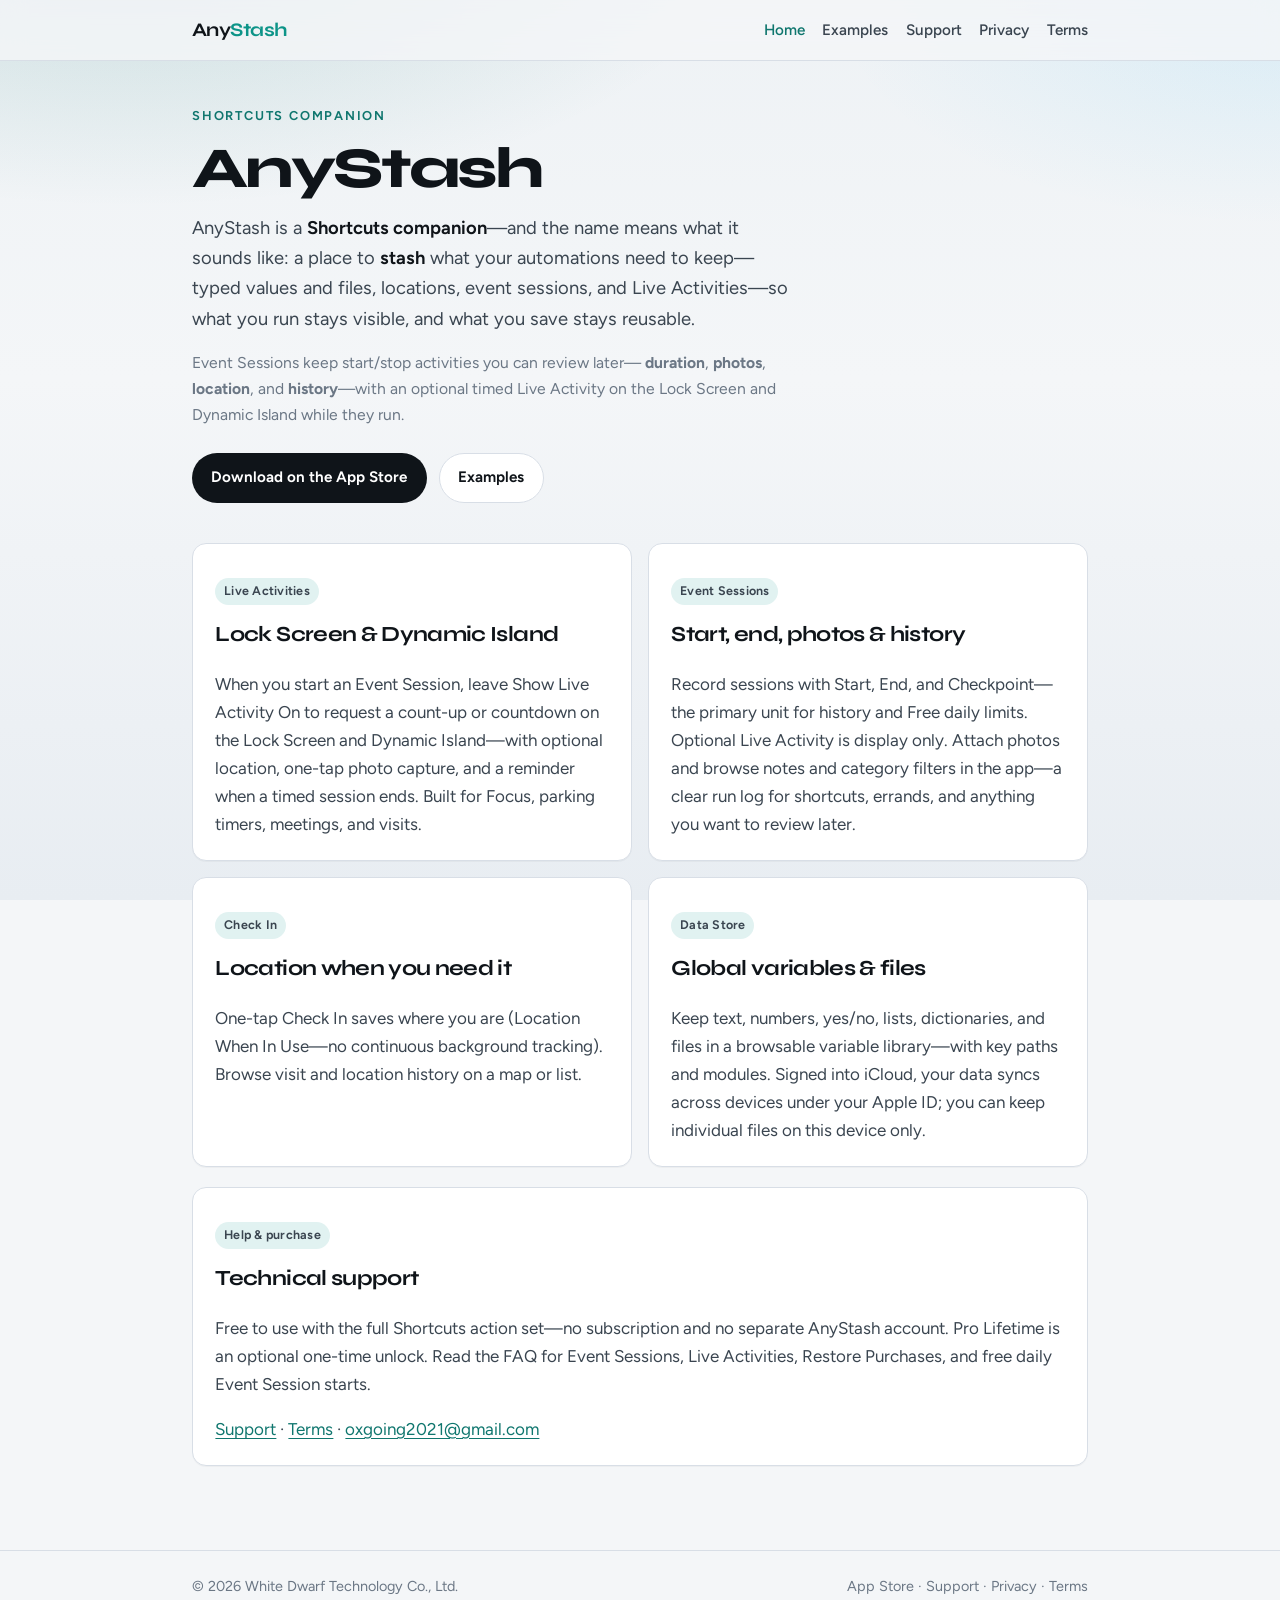
<file: index.html>
<!DOCTYPE html>
<html lang="en">
  <head>
    <meta charset="utf-8" />
    <meta name="viewport" content="width=device-width, initial-scale=1" />
    <title>AnyStash — Shortcuts Live Activities, Variables &amp; Data Store</title>
    <meta
      name="description"
      content="AnyStash is a Shortcuts companion: Lock Screen &amp; Dynamic Island Live Activities, start/stop event sessions with optional photos, location history, and a browsable global variables data store."
    />
    <meta name="application-name" content="AnyStash" />
    <link rel="canonical" href="https://anystash.izip.vip/" />
    <meta property="og:site_name" content="AnyStash" />
    <meta property="og:type" content="website" />
    <meta
      property="og:title"
      content="AnyStash — Shortcuts Live Activities, Variables &amp; Data Store"
    />
    <meta
      property="og:description"
      content="AnyStash is a Shortcuts companion: Lock Screen &amp; Dynamic Island Live Activities, start/stop event sessions with optional photos, location history, and a browsable global variables data store."
    />
    <meta property="og:url" content="https://anystash.izip.vip/" />
    <script type="application/ld+json">
      {
        "@context": "https://schema.org",
        "@type": "WebSite",
        "name": "AnyStash",
        "alternateName": "AnyStash for Shortcuts",
        "url": "https://anystash.izip.vip/"
      }
    </script>
    <script type="application/ld+json">
      {
        "@context": "https://schema.org",
        "@type": "Organization",
        "name": "AnyStash",
        "url": "https://anystash.izip.vip/",
        "email": "oxgoing2021@gmail.com"
      }
    </script>
    <link rel="preconnect" href="https://fonts.googleapis.com" />
    <link rel="preconnect" href="https://fonts.gstatic.com" crossorigin />
    <link
      href="https://fonts.googleapis.com/css2?family=Figtree:wght@400;550;650;700&family=Syne:wght@700;750&display=swap"
      rel="stylesheet"
    />
    <link rel="stylesheet" href="assets/styles.css" />
  </head>
  <body>
    <header class="site-header">
      <div class="site-header__inner">
        <a class="brand" href="./">Any<span>Stash</span></a>
        <nav class="nav" aria-label="Primary">
          <a href="./" aria-current="page">Home</a>
          <a href="examples/">Examples</a>
          <a href="support/">Support</a>
          <a href="privacy/">Privacy</a>
          <a href="terms/">Terms</a>
        </nav>
      </div>
    </header>

    <main>
      <section class="hero">
        <p class="hero__eyebrow">Shortcuts companion</p>
        <h1>AnyStash</h1>
        <p class="hero__lead">
          AnyStash is a <strong>Shortcuts companion</strong>—and the name means
          what it sounds like: a place to <strong>stash</strong> what your
          automations need to keep—typed values and files, locations, event
          sessions, and Live Activities—so what you run stays visible, and what
          you save stays reusable.
        </p>
        <p class="hero__aside">
          Event Sessions keep start/stop activities you can review later—
          <strong>duration</strong>, <strong>photos</strong>,
          <strong>location</strong>, and <strong>history</strong>—with an
          optional timed Live Activity on the Lock Screen and Dynamic Island
          while they run.
        </p>
        <div class="actions">
          <a
            class="btn btn--primary"
            href="https://apps.apple.com/app/apple-store/id6807351599?pt=127332723&ct=homepage&mt=8"
            rel="noopener noreferrer"
            >Download on the App Store</a
          >
          <a class="btn btn--ghost" href="examples/">Examples</a>
        </div>
      </section>

      <div class="grid-2">
        <section class="panel">
          <p class="chip">Live Activities</p>
          <h2>Lock Screen &amp; Dynamic Island</h2>
          <p>
            When you start an Event Session, leave Show Live Activity On to
            request a count-up or countdown on the Lock Screen and Dynamic
            Island—with optional location, one-tap photo capture, and a reminder
            when a timed session ends. Built for Focus, parking timers,
            meetings, and visits.
          </p>
        </section>
        <section class="panel">
          <p class="chip">Event Sessions</p>
          <h2>Start, end, photos &amp; history</h2>
          <p>
            Record sessions with Start, End, and Checkpoint—the primary unit for
            history and Free daily limits. Optional Live Activity is display
            only. Attach photos and browse notes and category filters in the
            app—a clear run log for shortcuts, errands, and anything you want to
            review later.
          </p>
        </section>
        <section class="panel">
          <p class="chip">Check In</p>
          <h2>Location when you need it</h2>
          <p>
            One-tap Check In saves where you are (Location When In Use—no
            continuous background tracking). Browse visit and location history
            on a map or list.
          </p>
        </section>
        <section class="panel">
          <p class="chip">Data Store</p>
          <h2>Global variables &amp; files</h2>
          <p>
            Keep text, numbers, yes/no, lists, dictionaries, and files in a
            browsable variable library—with key paths and modules. Signed into
            iCloud, your data syncs across devices under your Apple ID; you can
            keep individual files on this device only.
          </p>
        </section>
      </div>

      <section class="panel panel--foot" id="support">
        <p class="chip">Help &amp; purchase</p>
        <h2>Technical support</h2>
        <p>
          Free to use with the full Shortcuts action set—no subscription and no
          separate AnyStash account. Pro Lifetime is an optional one-time
          unlock. Read the FAQ for Event Sessions, Live Activities, Restore
          Purchases, and free daily Event Session starts.
        </p>
        <p>
          <a href="support/">Support</a>
          ·
          <a href="terms/">Terms</a>
          ·
          <a href="mailto:oxgoing2021@gmail.com?subject=AnyStash%20Feedback"
            >oxgoing2021@gmail.com</a
          >
        </p>
      </section>
    </main>

    <footer class="site-footer">
      <div class="site-footer__inner">
        <span>© 2026 White Dwarf Technology Co., Ltd.</span>
        <span>
          <a href="https://apps.apple.com/app/apple-store/id6807351599?pt=127332723&ct=homepage&mt=8" rel="noopener noreferrer"
            >App Store</a
          >
          ·
          <a href="support/">Support</a>
          ·
          <a href="privacy/">Privacy</a>
          ·
          <a href="terms/">Terms</a>
        </span>
      </div>
    </footer>
  </body>
</html>
</file>
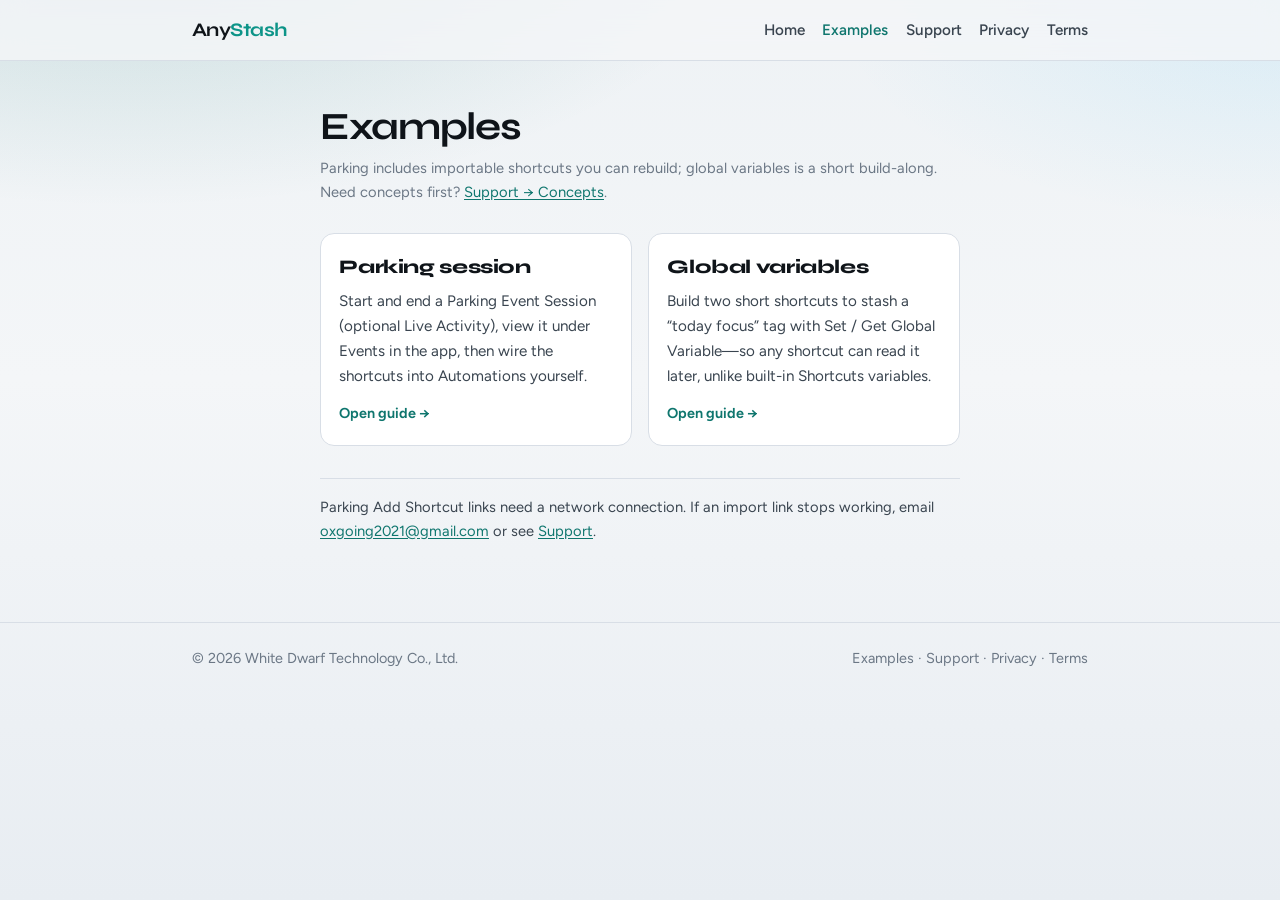
<file: examples/index.html>
<!DOCTYPE html>
<html lang="en">
  <head>
    <meta charset="utf-8" />
    <meta name="viewport" content="width=device-width, initial-scale=1" />
    <title>Examples — AnyStash</title>
    <meta
      name="description"
      content="Example Shortcuts for AnyStash: importable Parking Event Sessions (optional Live Activity), plus a short global-variables build-along."
    />
    <meta name="application-name" content="AnyStash" />
    <link rel="canonical" href="https://anystash.izip.vip/examples/" />
    <meta property="og:site_name" content="AnyStash" />
    <meta property="og:type" content="website" />
    <meta property="og:title" content="Examples — AnyStash" />
    <meta
      property="og:description"
      content="Example Shortcuts for AnyStash: importable Parking Event Sessions (optional Live Activity), plus a short global-variables build-along."
    />
    <meta property="og:url" content="https://anystash.izip.vip/examples/" />
    <link rel="preconnect" href="https://fonts.googleapis.com" />
    <link rel="preconnect" href="https://fonts.gstatic.com" crossorigin />
    <link
      href="https://fonts.googleapis.com/css2?family=Figtree:wght@400;550;650;700&family=Syne:wght@700;750&display=swap"
      rel="stylesheet"
    />
    <link rel="stylesheet" href="../assets/styles.css" />
  </head>
  <body>
    <header class="site-header">
      <div class="site-header__inner">
        <a class="brand" href="../">Any<span>Stash</span></a>
        <nav class="nav" aria-label="Primary">
          <a href="../">Home</a>
          <a href="./" aria-current="page">Examples</a>
          <a href="../support/">Support</a>
          <a href="../privacy/">Privacy</a>
          <a href="../terms/">Terms</a>
        </nav>
      </div>
    </header>

    <main>
      <article class="prose">
        <h1>Examples</h1>
        <p class="meta">
          Parking includes importable shortcuts you can rebuild; global
          variables is a short build-along. Need concepts first?
          <a href="../support/#concepts">Support → Concepts</a>.
        </p>

        <div class="example-grid">
          <a class="example-card" href="parking/">
            <h2>Parking session</h2>
            <p>
              Start and end a Parking Event Session (optional Live Activity),
              view it under Events in the app, then wire the shortcuts into
              Automations yourself.
            </p>
            <span class="example-card__more">Open guide →</span>
          </a>
          <a class="example-card" href="variables/">
            <h2>Global variables</h2>
            <p>
              Build two short shortcuts to stash a “today focus” tag with Set /
              Get Global Variable—so any shortcut can read it later, unlike
              built-in Shortcuts variables.
            </p>
            <span class="example-card__more">Open guide →</span>
          </a>
        </div>

        <p class="example-footer-note">
          Parking Add Shortcut links need a network connection. If an import
          link stops working, email
          <a href="mailto:oxgoing2021@gmail.com?subject=AnyStash%20Feedback"
            >oxgoing2021@gmail.com</a
          >
          or see <a href="../support/">Support</a>.
        </p>
      </article>
    </main>

    <footer class="site-footer">
      <div class="site-footer__inner">
        <span>© 2026 White Dwarf Technology Co., Ltd.</span>
        <span>
          <a href="./">Examples</a>
          ·
          <a href="../support/">Support</a>
          ·
          <a href="../privacy/">Privacy</a>
          ·
          <a href="../terms/">Terms</a>
        </span>
      </div>
    </footer>
  </body>
</html>
</file>
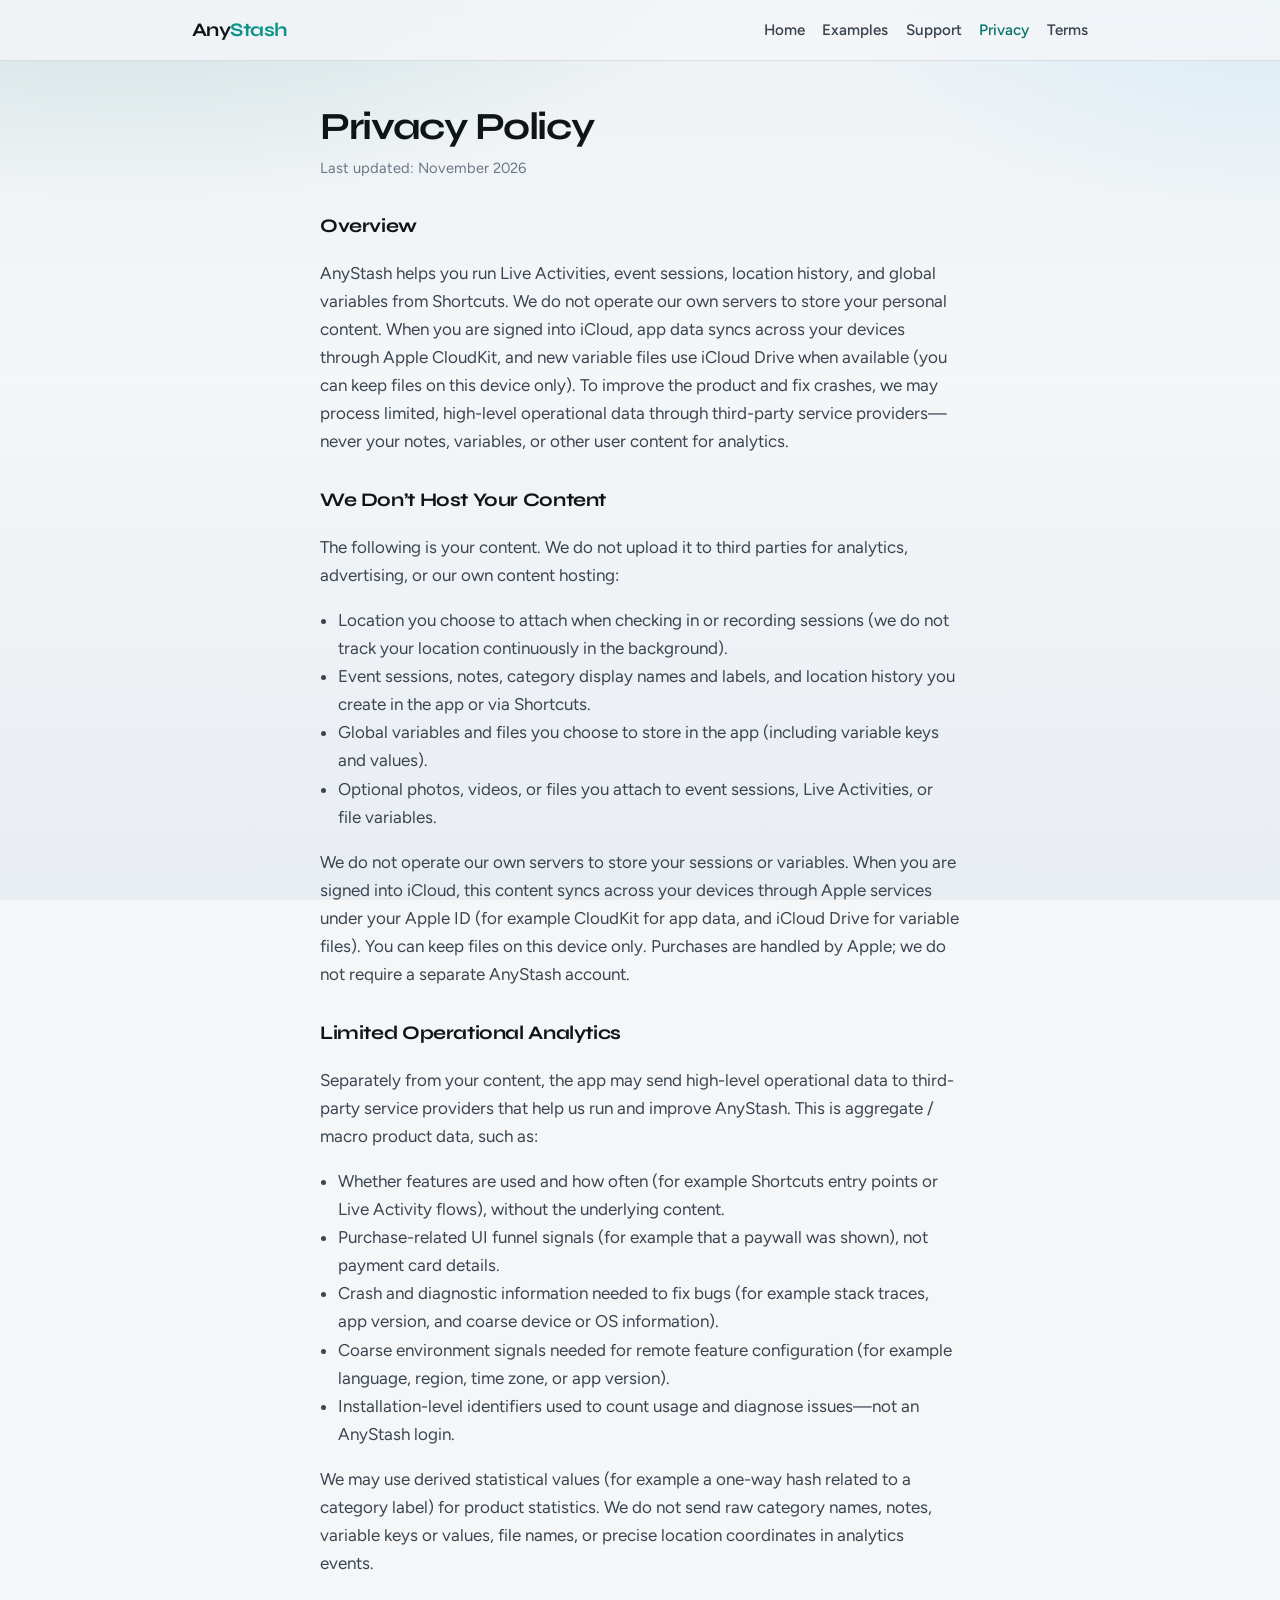
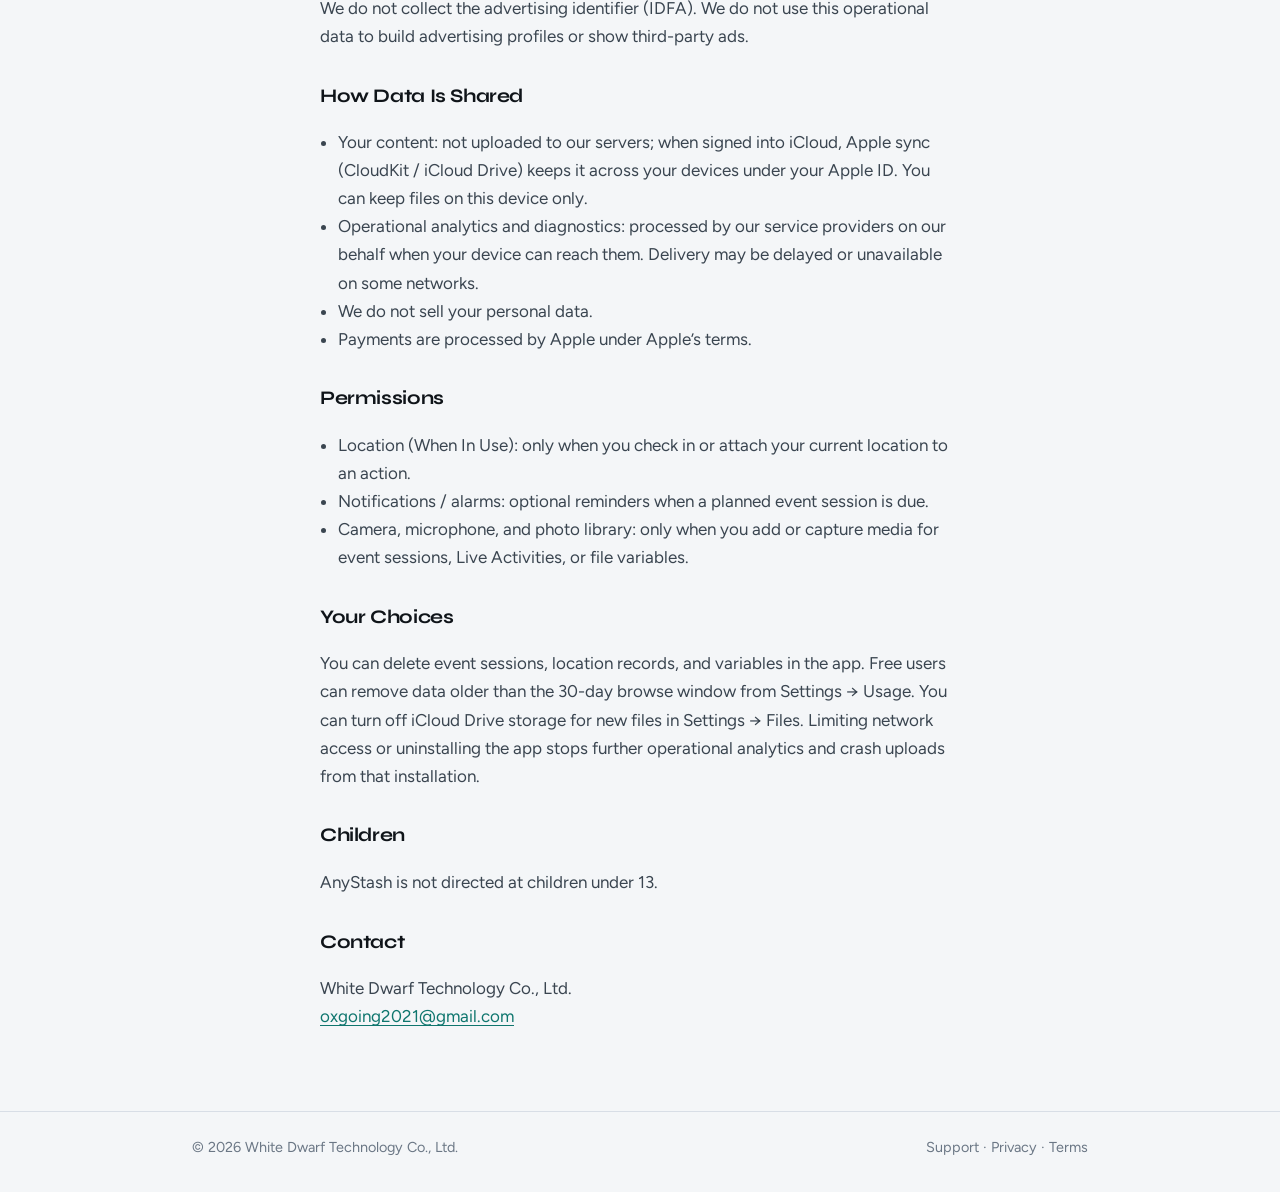
<file: privacy/index.html>
<!DOCTYPE html>
<html lang="en">
  <head>
    <meta charset="utf-8" />
    <meta name="viewport" content="width=device-width, initial-scale=1" />
    <title>Privacy Policy — AnyStash</title>
    <meta
      name="description"
      content="AnyStash privacy policy: we don’t host your content; iCloud multi-device sync under your Apple ID; files can stay on this device only; limited operational analytics."
    />
    <meta name="application-name" content="AnyStash" />
    <link rel="canonical" href="https://anystash.izip.vip/privacy/" />
    <meta property="og:site_name" content="AnyStash" />
    <meta property="og:type" content="website" />
    <meta property="og:title" content="Privacy Policy — AnyStash" />
    <meta
      property="og:description"
      content="AnyStash privacy policy: we don’t host your content; iCloud multi-device sync under your Apple ID; files can stay on this device only; limited operational analytics."
    />
    <meta property="og:url" content="https://anystash.izip.vip/privacy/" />
    <script type="application/ld+json">
      {
        "@context": "https://schema.org",
        "@type": "WebSite",
        "name": "AnyStash",
        "alternateName": "AnyStash for Shortcuts",
        "url": "https://anystash.izip.vip/"
      }
    </script>
    <link rel="preconnect" href="https://fonts.googleapis.com" />
    <link rel="preconnect" href="https://fonts.gstatic.com" crossorigin />
    <link
      href="https://fonts.googleapis.com/css2?family=Figtree:wght@400;550;650;700&family=Syne:wght@700;750&display=swap"
      rel="stylesheet"
    />
    <link rel="stylesheet" href="../assets/styles.css" />
  </head>
  <body>
    <header class="site-header">
      <div class="site-header__inner">
        <a class="brand" href="../">Any<span>Stash</span></a>
        <nav class="nav" aria-label="Primary">
          <a href="../">Home</a>
          <a href="../examples/">Examples</a>
          <a href="../support/">Support</a>
          <a href="./" aria-current="page">Privacy</a>
          <a href="../terms/">Terms</a>
        </nav>
      </div>
    </header>

    <main>
      <article class="prose">
        <h1>Privacy Policy</h1>
        <p class="meta">Last updated: November 2026</p>

        <h2>Overview</h2>
        <p>
          AnyStash helps you run Live Activities, event sessions, location
          history, and global variables from Shortcuts. We do not operate our
          own servers to store your personal content. When you are signed into
          iCloud, app data syncs across your devices through Apple CloudKit,
          and new variable files use iCloud Drive when available (you can keep
          files on this device only). To improve the product and fix crashes,
          we may process limited, high-level operational data through
          third-party service providers—never your notes, variables, or other
          user content for analytics.
        </p>

        <h2>We Don&rsquo;t Host Your Content</h2>
        <p>
          The following is your content. We do not upload it to third parties
          for analytics, advertising, or our own content hosting:
        </p>
        <ul>
          <li>
            Location you choose to attach when checking in or recording sessions
            (we do not track your location continuously in the background).
          </li>
          <li>
            Event sessions, notes, category display names and labels, and
            location history you create in the app or via Shortcuts.
          </li>
          <li>
            Global variables and files you choose to store in the app (including
            variable keys and values).
          </li>
          <li>
            Optional photos, videos, or files you attach to event sessions, Live
            Activities, or file variables.
          </li>
        </ul>
        <p>
          We do not operate our own servers to store your sessions or variables.
          When you are signed into iCloud, this content syncs across your
          devices through Apple services under your Apple ID (for example
          CloudKit for app data, and iCloud Drive for variable files). You can
          keep files on this device only. Purchases are handled by Apple; we do
          not require a separate AnyStash account.
        </p>

        <h2>Limited Operational Analytics</h2>
        <p>
          Separately from your content, the app may send high-level operational
          data to third-party service providers that help us run and improve
          AnyStash. This is aggregate / macro product data, such as:
        </p>
        <ul>
          <li>
            Whether features are used and how often (for example Shortcuts entry
            points or Live Activity flows), without the underlying content.
          </li>
          <li>
            Purchase-related UI funnel signals (for example that a paywall was
            shown), not payment card details.
          </li>
          <li>
            Crash and diagnostic information needed to fix bugs (for example
            stack traces, app version, and coarse device or OS information).
          </li>
          <li>
            Coarse environment signals needed for remote feature configuration
            (for example language, region, time zone, or app version).
          </li>
          <li>
            Installation-level identifiers used to count usage and diagnose
            issues—not an AnyStash login.
          </li>
        </ul>
        <p>
          We may use derived statistical values (for example a one-way hash
          related to a category label) for product statistics. We do not send
          raw category names, notes, variable keys or values, file names, or
          precise location coordinates in analytics events.
        </p>
        <p>
          We do not collect the advertising identifier (IDFA). We do not use
          this operational data to build advertising profiles or show
          third-party ads.
        </p>

        <h2>How Data Is Shared</h2>
        <ul>
          <li>
            Your content: not uploaded to our servers; when signed into iCloud,
            Apple sync (CloudKit / iCloud Drive) keeps it across your devices
            under your Apple ID. You can keep files on this device only.
          </li>
          <li>
            Operational analytics and diagnostics: processed by our service
            providers on our behalf when your device can reach them. Delivery
            may be delayed or unavailable on some networks.
          </li>
          <li>We do not sell your personal data.</li>
          <li>Payments are processed by Apple under Apple&rsquo;s terms.</li>
        </ul>

        <h2>Permissions</h2>
        <ul>
          <li>
            Location (When In Use): only when you check in or attach your
            current location to an action.
          </li>
          <li>
            Notifications / alarms: optional reminders when a planned event
            session is due.
          </li>
          <li>
            Camera, microphone, and photo library: only when you add or capture
            media for event sessions, Live Activities, or file variables.
          </li>
        </ul>

        <h2>Your Choices</h2>
        <p>
          You can delete event sessions, location records, and variables in the
          app. Free users can remove data older than the 30-day browse window
          from Settings → Usage. You can turn off iCloud Drive storage for new
          files in Settings → Files. Limiting network access or uninstalling the
          app stops further operational analytics and crash uploads from that
          installation.
        </p>

        <h2>Children</h2>
        <p>AnyStash is not directed at children under 13.</p>

        <h2>Contact</h2>
        <p>
          White Dwarf Technology Co., Ltd.<br />
          <a href="mailto:oxgoing2021@gmail.com">oxgoing2021@gmail.com</a>
        </p>
      </article>
    </main>

    <footer class="site-footer">
      <div class="site-footer__inner">
        <span>© 2026 White Dwarf Technology Co., Ltd.</span>
        <span>
          <a href="../support/">Support</a>
          ·
          <a href="./">Privacy</a>
          ·
          <a href="../terms/">Terms</a>
        </span>
      </div>
    </footer>
  </body>
</html>
</file>
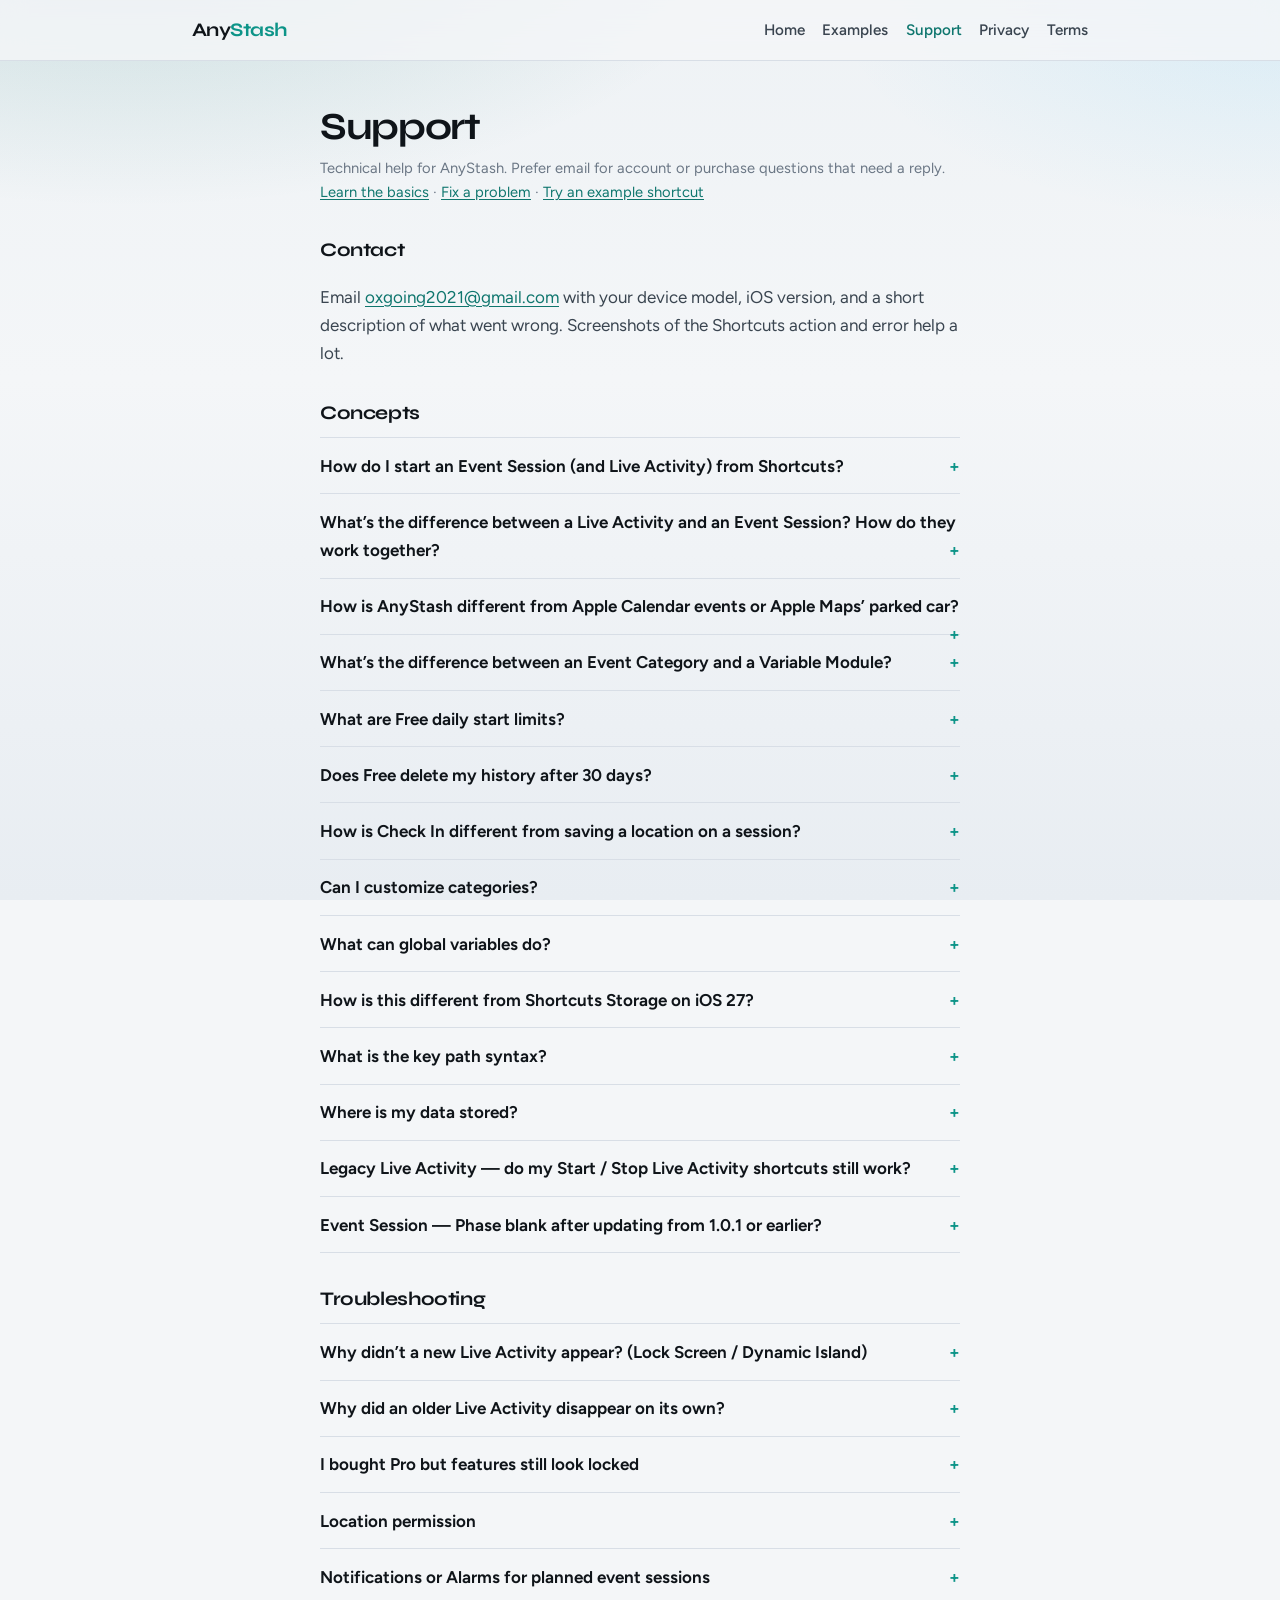
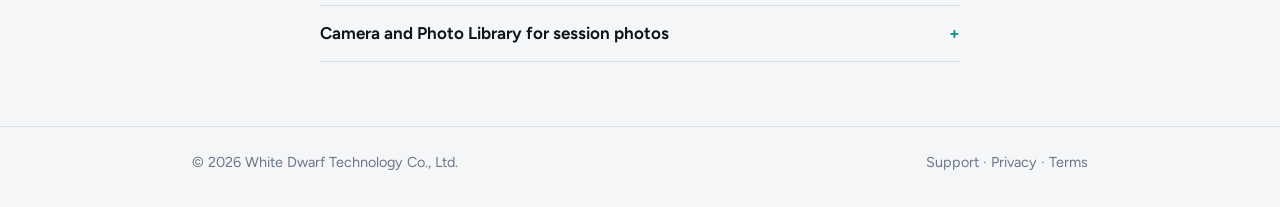
<file: support/index.html>
<!DOCTYPE html>
<html lang="en">
  <head>
    <meta charset="utf-8" />
    <meta name="viewport" content="width=device-width, initial-scale=1" />
    <title>Support — AnyStash</title>
    <meta
      name="description"
      content="AnyStash support: concepts for Live Activities, Event Sessions, Check In, variables and key paths, plus troubleshooting."
    />
    <meta name="application-name" content="AnyStash" />
    <link rel="canonical" href="https://anystash.izip.vip/support/" />
    <meta property="og:site_name" content="AnyStash" />
    <meta property="og:type" content="website" />
    <meta property="og:title" content="Support — AnyStash" />
    <meta
      property="og:description"
      content="AnyStash support: concepts for Live Activities, Event Sessions, Check In, variables and key paths, plus troubleshooting."
    />
    <meta property="og:url" content="https://anystash.izip.vip/support/" />
    <script type="application/ld+json">
      {
        "@context": "https://schema.org",
        "@type": "WebSite",
        "name": "AnyStash",
        "alternateName": "AnyStash for Shortcuts",
        "url": "https://anystash.izip.vip/"
      }
    </script>
    <link rel="preconnect" href="https://fonts.googleapis.com" />
    <link rel="preconnect" href="https://fonts.gstatic.com" crossorigin />
    <link
      href="https://fonts.googleapis.com/css2?family=Figtree:wght@400;550;650;700&family=Syne:wght@700;750&display=swap"
      rel="stylesheet"
    />
    <link rel="stylesheet" href="../assets/styles.css" />
  </head>
  <body>
    <header class="site-header">
      <div class="site-header__inner">
        <a class="brand" href="../">Any<span>Stash</span></a>
        <nav class="nav" aria-label="Primary">
          <a href="../">Home</a>
          <a href="../examples/">Examples</a>
          <a href="./" aria-current="page">Support</a>
          <a href="../privacy/">Privacy</a>
          <a href="../terms/">Terms</a>
        </nav>
      </div>
    </header>

    <main>
      <article class="prose">
        <h1>Support</h1>
        <p class="meta">
          Technical help for AnyStash. Prefer email for account or purchase
          questions that need a reply.
          <a href="#concepts">Learn the basics</a>
          ·
          <a href="#troubleshooting">Fix a problem</a>
          ·
          <a href="../examples/">Try an example shortcut</a>
        </p>

        <h2>Contact</h2>
        <p>
          Email
          <a href="mailto:oxgoing2021@gmail.com?subject=AnyStash%20Feedback"
            >oxgoing2021@gmail.com</a
          >
          with your device model, iOS version, and a short description of what
          went wrong. Screenshots of the Shortcuts action and error help a lot.
        </p>

        <h2 id="concepts">Concepts</h2>
        <div class="faq">
          <details>
            <summary>
              How do I start an Event Session (and Live Activity) from Shortcuts?
            </summary>
            <p>
              In the Shortcuts app, add
              <strong>Event Session (Live Activity)</strong> from AnyStash. Set
              <strong>Phase</strong> to <strong>Start</strong>, pick an Event
              Category (for example Parking), and leave
              <strong>Show Live Activity</strong> <strong>On</strong> (default)
              if you want the Lock Screen / Dynamic Island display. Run the
              shortcut—the session is saved under <strong>Events</strong> even
              if the Island cannot appear (unless you chose a Fail-when-full
              policy).
            </p>
            <p>
              You can also start from AnyStash:
              <strong>More → Event Session</strong> (or the Record Event sheet).
              Home Screen quick actions may show the shorter label
              <strong>Event Session</strong>.
            </p>
            <p>
              <strong>Phase</strong> defaults to <strong>Start</strong>. For a
              log-only check-in style run, set <strong>Checkpoint</strong>
              explicitly.
            </p>
            <p>
              To finish: run the same action with <strong>Phase → End</strong>
              (ends the session; linked Live Activity dismisses with it). End by
              <strong>Category</strong>, or pick a specific
              <strong>Event Session</strong> from a previous result. Open the
              <strong>Events</strong> tab to review what you saved.
            </p>
            <p>
              Prefer a guided walkthrough with screenshots and importable
              shortcuts? See
              <a href="../examples/parking/">Parking example</a>
              (including the
              <a href="../examples/parking/#parameter-guide">parameter guide</a>)
              under
              <a href="../examples/">Examples</a>. If nothing appears on the Lock
              Screen, see
              <a href="#troubleshooting">Troubleshooting</a> below. Still on
              older (deprecated) Start/Stop Live Activity actions?
              <a href="#legacy-live-activity">Legacy Live Activity shortcuts</a>.
            </p>
          </details>

          <details>
            <summary>
              What’s the difference between a Live Activity and an Event
              Session? How do they work together?
            </summary>
            <p>
              A <strong>Live Activity</strong> is the in-progress display on the
              Lock Screen and Dynamic Island (timer, title, and related status).
              When it ends, it leaves the Island.
            </p>
            <p>
              An <strong>Event Session</strong> is the activity record in
              AnyStash—Start, optional Checkpoints, then End—so you can open it
              in the app <strong>while it is running</strong> and again later in
              history (notes, category, linked locations). The session is the
              primary unit for history, conflicts, and Free daily limits.
            </p>
            <p>
              They often work <strong>together</strong>. On
              <strong>Event Session (Live Activity)</strong>, turn
              <strong>Show Live Activity</strong> <strong>On</strong> (default)
              to request the Island while the session is created. Turn it
              <strong>Off</strong> for a session-only start. In Shortcuts
              automations, showing the Island is best-effort: if the system
              cannot start a Live Activity, the Event Session can still succeed
              (except when <strong>If Live Activity Limit Reached</strong> is
              <strong>Fail</strong>).
            </p>
            <p>
              In short: the Live Activity is the system surface for “in
              progress”; the Event Session is the in-app record you can browse
              anytime—during and after. “Event” here is not a calendar
              appointment. For older (deprecated) Start/Stop Live Activity
              actions, see
              <a href="#legacy-live-activity">Legacy Live Activity shortcuts</a>.
            </p>
          </details>

          <details>
            <summary>
              How is AnyStash different from Apple Calendar events or Apple
              Maps’ parked car?
            </summary>
            <p>
              <strong>Apple Calendar</strong> events are appointments on a
              schedule in the system Calendar app.
              <strong>Event Sessions</strong> in AnyStash are activities you
              start and stop—optionally with a Live Activity while they run—and
              a record you can open in AnyStash anytime (during and after).
            </p>
            <p>
              <strong>Apple Maps’ parked car</strong> (the system pin) helps you
              find where the car is. <strong>Parking in AnyStash</strong> helps
              you run the parking <strong>session</strong>: a timer on the Lock
              Screen and Dynamic Island, clear start and end, and a record in
              Events—not only a pin on the map.
            </p>
          </details>

          <details>
            <summary>
              What’s the difference between an Event Category and a Variable
              Module?
            </summary>
            <p>
              An <strong>Event Category</strong> is for Events and Live
              Activities—the kind of activity you’re running (Parking, Focus,
              Meeting, Visit, Generic, or a custom category on Pro). Check In
              always uses the built-in <strong>Visit</strong> category.
            </p>
            <p>
              A <strong>Variable Module</strong> is only for
              <strong>variables</strong>—a folder-like group such as General or
              Photos so Set/Get stays organized.
            </p>
            <p>
              They solve different jobs and are not interchangeable. In
              Shortcuts and the app, “category” usually means Event Category;
              “module” means Variable Module.
            </p>
          </details>

          <details>
            <summary>What are Free daily start limits?</summary>
            <p>
              After a short intro period, Free includes a limited number of
              <strong>Event Session starts</strong> per local day. See
              <strong>Settings → Usage</strong> in the app for your remaining
              count and <strong>What Counts</strong>. Pro Lifetime has unlimited
              Event Session starts.
            </p>
            <p>
              <strong>Counts as a start:</strong> Event Session
              <strong>Start</strong> and <strong>Checkpoint</strong> (including
              when Show Live Activity is On—still one start). Legacy Start Live
              Activity also counts once.
              <strong>Does not count:</strong> Event Session End; Stop Live
              Activity; Check In or other standalone location saves.
            </p>
            <p>
              Ending a session or checking in never uses the Event Session
              start quota.
            </p>
          </details>

          <details>
            <summary>Does Free delete my history after 30 days?</summary>
            <p>
              No. Free can <strong>browse and search</strong> about the last
              <strong>30 days</strong>. Older sessions and locations can still
              stay on your device—they’re just outside the Free browse window
              until you upgrade to Pro.
            </p>
            <p>
              AnyStash does <strong>not</strong> auto-delete older history
              because you’re on Free. You can delete older data yourself in
              Settings if you want to free space.
            </p>
          </details>

          <details>
            <summary>
              How is Check In different from saving a location on a session?
            </summary>
            <p>
              <strong>Check In</strong> saves where you are as a
              <strong>standalone</strong> place mark under the built-in
              <strong>Visit</strong> category (list and map). You don’t pick
              another category when checking in. It does
              <strong>not</strong> use the Free daily start quota.
            </p>
            <p>
              When you start or end an <strong>Event Session</strong>, you can
              also save the current location
              <strong>on that activity</strong>—using whatever category that
              session uses (Parking, Focus, and so on). That place belongs to
              the session, not to a separate check-in.
            </p>
            <p>
              Use <strong>Check In</strong> for a simple “I was here” under
              Visit. Attach location to a <strong>session</strong> when the
              place is part of the activity you’re running.
            </p>
          </details>

          <details>
            <summary>Can I customize categories?</summary>
            <p>
              Built-in categories (such as Parking, Focus, Meeting, Visit, and
              Generic) work on Free.
            </p>
            <p>
              <strong>Renaming</strong>, changing <strong>icon</strong> or
              <strong>color</strong>, and <strong>creating</strong> new
              categories require <strong>Pro</strong>. The edit and create
              controls stay visible on Free—they open the upgrade path instead
              of hiding the feature.
            </p>
          </details>

          <details>
            <summary>What can global variables do?</summary>
            <p>
              Global variables let other shortcuts <strong>Set</strong> and
              <strong>Get</strong> values you stash in AnyStash—text, numbers,
              yes/no, lists, dictionaries, and <strong>files</strong>.
            </p>
            <p>
              Organize them with <strong>Modules</strong>. Use a
              <strong>key path</strong> to read or update a nested field without
              replacing the whole value. Browse and preview files in the
              app—unlike a single named memory slot in Shortcuts. See the next
              item for the full key path syntax.
            </p>
            <p>
              Signed into iCloud, your data syncs across devices under your
              Apple ID; you can keep individual files on this device only. See
              <a href="../privacy/">Privacy</a> for details. In the app, use
              <strong>More → Copy Key Path</strong> when editing a variable to
              avoid typing mistakes.
            </p>
          </details>

          <details>
            <summary>
              How is this different from Shortcuts Storage on iOS 27?
            </summary>
            <p>
              iOS 27 Shortcuts can <strong>Store / Get / Delete</strong> content
              between runs, including a <strong>Global Value</strong> shared
              across shortcuts. That’s great for simple counters, text, or
              lists.
            </p>
            <p>
              AnyStash is a <strong>browsable variable library</strong>: typed
              values and <strong>files</strong>, <strong>modules</strong>,
              <strong>key paths</strong> for nested updates, and the same app as
              your event sessions and Live Activities. Use system Storage for a
              quick memory; use AnyStash when you need structure, file
              management, or session-related workflows.
            </p>
          </details>

          <details>
            <summary>What is the key path syntax?</summary>
            <p>
              A <strong>key path</strong> is the address you type in Shortcuts
              to find a value in AnyStash.
            </p>
            <p><strong>Rules</strong></p>
            <ul>
              <li>
                Optional module: <code>@ModuleName.</code> — if you skip it,
                AnyStash uses <strong>General</strong>.
              </li>
              <li>
                Then the variable’s root name, then optional segments for list
                items or dictionary keys.
              </li>
              <li>
                List items count from <strong>0</strong>:
                <code>shoppingList.0</code> or <code>shoppingList[0]</code> is
                the first item.
              </li>
              <li>
                Dictionary keys: <code>profile.city</code> or
                <code>profile["city"]</code>. If the key is only digits, or
                contains <code>.</code> or <code>[</code>, use quotes:
                <code>profile["0"]</code>, <code>profile["home.city"]</code>.
              </li>
              <li>
                Rare names: a literal <code>.</code> in a name →
                <code>\.</code>; a root name that starts with
                <code>@</code> → <code>\@name</code>; inside quoted keys →
                <code>\"</code> and <code>\\</code>.
              </li>
            </ul>
            <p><strong>Examples</strong></p>
            <ul>
              <li><code>myKey</code> — General / <code>myKey</code></li>
              <li>
                <code>@General.myKey</code> — same, module written out
              </li>
              <li><code>@Photos.avatar</code> — Photos / <code>avatar</code></li>
              <li>
                <code>myList.0</code> or <code>myList[0]</code> — first list
                item
              </li>
              <li>
                <code>myDict.name</code> or <code>myDict["a.b"]</code> —
                dictionary keys
              </li>
              <li>
                <code>@General.myDict["0"]</code> — dictionary key
                <code>0</code> (not “first list item”)
              </li>
              <li>
                <code>\@foo.bar</code> — root name <code>@foo</code>, then key
                <code>bar</code>
              </li>
            </ul>
            <p>
              Prefer <strong>More → Copy Key Path</strong> in the app, then
              paste into Shortcuts.
            </p>
          </details>

          <details>
            <summary>Where is my data stored?</summary>
            <p>
              Sessions, locations, and variable
              <strong>metadata</strong> sync across your devices via Apple
              <strong>CloudKit</strong> when you’re signed into iCloud (we don’t
              run our own content servers).
            </p>
            <p>
              When available, new variable <strong>files</strong> default to
              <strong>iCloud Drive</strong> and sync across devices; set a file
              (or turn off Settings → Files) to stay on this device only.
            </p>
            <p>
              See the <a href="../privacy/">Privacy Policy</a> for details.
            </p>
          </details>

          <details id="legacy-live-activity">
            <summary>
              Legacy Live Activity — do my Start / Stop Live Activity shortcuts
              still work?
            </summary>
            <p>
              Yes. Existing shortcuts that use
              <strong>Start Live Activity</strong> or
              <strong>Stop Live Activity</strong> keep working. For new
              shortcuts, use <strong>Event Session (Live Activity)</strong>
              instead (turn <strong>Show Live Activity</strong> On for the
              Island, or Off for session-only).
            </p>
            <p>
              What they do today:
            </p>
            <ul>
              <li>
                <strong>Start Live Activity</strong> — starts an Event Session
                and can show the Island; returns a Live Activity ID.
              </li>
              <li>
                <strong>Stop Live Activity</strong> — removes the Island
                <strong>and ends the linked Event Session</strong>.
              </li>
            </ul>
            <p>
              Rebuild guide:
              <a href="../examples/parking/">Parking example</a>
              · parameter details:
              <a href="../examples/parking/#parameter-guide">Parameter guide</a>.
            </p>
          </details>

          <details id="event-session-phase-unset">
            <summary>
              Event Session — Phase blank after updating from 1.0.1 or earlier?
            </summary>
            <p>
              On AnyStash <strong>1.0.1 and earlier</strong>, some Event Session
              shortcuts left <strong>Phase</strong> blank. After you update,
              a blank Phase uses the current default:
              <strong>Start</strong>—not Checkpoint. A shortcut that used to
              behave like a log-only check-in may now start a session.
            </p>
            <p>
              Fix: open the shortcut and set <strong>Phase</strong> explicitly
              to <strong>Start</strong>, <strong>End</strong>, or
              <strong>Checkpoint</strong>, then save. Going forward, always pick
              Phase on purpose (don’t leave it blank).
            </p>
          </details>
        </div>

        <h2 id="troubleshooting">Troubleshooting</h2>
        <div class="faq">
          <details id="live-activity-missing">
            <summary>
              Why didn’t a new Live Activity appear? (Lock Screen / Dynamic
              Island)
            </summary>
            <p>
              First open <strong>Events</strong> in AnyStash. From Shortcuts, a
              missing Island often still means the
              <strong>Event Session</strong> was saved—the run did not
              necessarily fail.
            </p>
            <p><strong>Check in order:</strong></p>
            <ol>
              <li>
                <strong>Show Live Activity</strong> is On for that Start (default
                On). If Off, only the session is created—no Island is requested.
              </li>
              <li>
                <strong>System permission:</strong> iOS Settings → AnyStash →
                allow Live Activities. Also check Focus modes that may hide Live
                Activities.
              </li>
              <li>
                <strong>If Live Activity Limit Reached</strong>—iOS caps how many
                Live Activities one app can show at once (about five Islands;
                Apple’s limit, not an AnyStash quota). This setting only
                chooses what happens to the <em>display</em> when that system
                cap is hit; it does not end other Event Sessions:
                <ul>
                  <li>
                    <strong>Smart</strong> / <strong>End Oldest</strong>: tries
                    to free a slot, then show yours; if that still fails, the
                    session can remain without a new Island.
                  </li>
                  <li>
                    <strong>Elapsed Only</strong>: only frees Islands past their
                    planned due time; if none are elapsed, you get
                    <strong>no new Island</strong> while the session can still
                    save.
                  </li>
                  <li>
                    <strong>Fail</strong>: does not free a slot; Start fails and
                    <strong>no new session</strong> is created.
                  </li>
                </ul>
              </li>
              <li>
                <strong>From the app</strong> with Show Live Activity On: if Live
                Activities are disabled for AnyStash, Start is blocked until you
                enable them (unlike many Shortcuts runs, which can still save the
                session).
              </li>
              <li>
                Swiping the Island away only hides the display—it does
                <strong>not</strong> end the Event Session. To end the session,
                use <strong>Phase → End</strong>, or
                <strong>Stop Live Activity</strong> (ends session + Island).
              </li>
            </ol>
            <p>
              Parameter details:
              <a href="../examples/parking/#parameter-guide">Parking → Parameter guide</a>
              · older Start/Stop actions:
              <a href="#legacy-live-activity">Legacy Live Activity</a>
              · why an older Island disappeared:
              <a href="#live-activity-disappeared">below</a>.
            </p>
          </details>
          <details id="live-activity-disappeared">
            <summary>
              Why did an older Live Activity disappear on its own?
            </summary>
            <p>
              The Lock Screen / Dynamic Island is only the
              <strong>display</strong>. If an older Island goes away, open
              <strong>Events</strong>—the linked
              <strong>Event Session</strong> is often still there until you
              explicitly End it.
            </p>
            <p><strong>Common causes:</strong></p>
            <ul>
              <li>
                <strong>Starting another session with Show Live Activity On</strong>
                while iOS already had about five Islands active for AnyStash
                (Apple’s per-app Live Activity cap). Depending on
                <strong>If Live Activity Limit Reached</strong>:
                <ul>
                  <li>
                    <strong>Smart</strong> or <strong>End Oldest</strong> may
                    dismiss an older Island to free a slot for the new one.
                  </li>
                  <li>
                    <strong>Elapsed Only</strong> may dismiss only Islands past
                    their planned due time.
                  </li>
                  <li>
                    In the <strong>app</strong>, you may have confirmed ending an
                    older Live Activity to continue—that removes the Island, not
                    the older Event Session.
                  </li>
                </ul>
              </li>
              <li>
                <strong>You ended the Event Session</strong> (Phase → End, or
                End in the app)—the linked Island dismisses with it.
              </li>
              <li>
                <strong>Auto Close Previous</strong> when starting in a category
                that already had an active session (Single Active)—the previous
                session ends and its Island goes away.
              </li>
              <li>
                <strong>Stop Live Activity</strong> (or an automation that stops
                by Activity ID / category)—that ends the linked Event Session as
                well as the Island.
              </li>
              <li>
                <strong>You dismissed the Island</strong> (swipe away). That does
                not end the Event Session by itself.
              </li>
              <li>
                <strong>iOS</strong> may clear Live Activities after a long time
                or under system limits—again, check Events for the session
                record.
              </li>
            </ul>
            <p>
              Related:
              <a href="#live-activity-missing">Why didn’t a new Live Activity appear?</a>
              ·
              <a href="../examples/parking/#parameter-guide">Parameter guide</a>.
            </p>
          </details>
          <details>
            <summary>I bought Pro but features still look locked</summary>
            <p>
              Open AnyStash → Settings → Restore Purchases while signed into the
              same Apple ID used for the purchase. Pro is a one-time
              non-consumable purchase tied to your Apple ID — there is no
              separate AnyStash account.
            </p>
          </details>
          <details>
            <summary>Location permission</summary>
            <p>
              AnyStash only requests Location When In Use when you check in or
              attach the current location to a session. We do not run continuous
              background GPS tracking for geofencing in the current product. If
              you previously denied access, open
              <strong>AnyStash → Settings → Permissions</strong> to enable it,
              or turn it on in iOS Settings → AnyStash.
            </p>
          </details>
          <details>
            <summary>Notifications or Alarms for planned event sessions</summary>
            <p>
              Optional reminders when a planned event session is due need
              Notifications and/or Alarms. Manage them in
              <strong>AnyStash → Settings → Permissions</strong>, or in iOS
              Settings → AnyStash. If access was denied earlier, re-enable it
              there before the next planned session.
            </p>
          </details>
          <details>
            <summary>Camera and Photo Library for session photos</summary>
            <p>
              Camera and Photo Library access are only requested when you snap
              or attach photos to an <strong>Event Session</strong>, tap the
              camera button on a <strong>Live Activity</strong>, or save media
              to a file variable. If you previously denied Camera access, enable
              it in <strong>iOS Settings → AnyStash</strong>.
            </p>
          </details>
        </div>
      </article>
    </main>

    <footer class="site-footer">
      <div class="site-footer__inner">
        <span>© 2026 White Dwarf Technology Co., Ltd.</span>
        <span>
          <a href="./">Support</a>
          ·
          <a href="../privacy/">Privacy</a>
          ·
          <a href="../terms/">Terms</a>
        </span>
      </div>
    </footer>
    <script src="../assets/faq-hash.js" defer></script>
  </body>
</html>
</file>
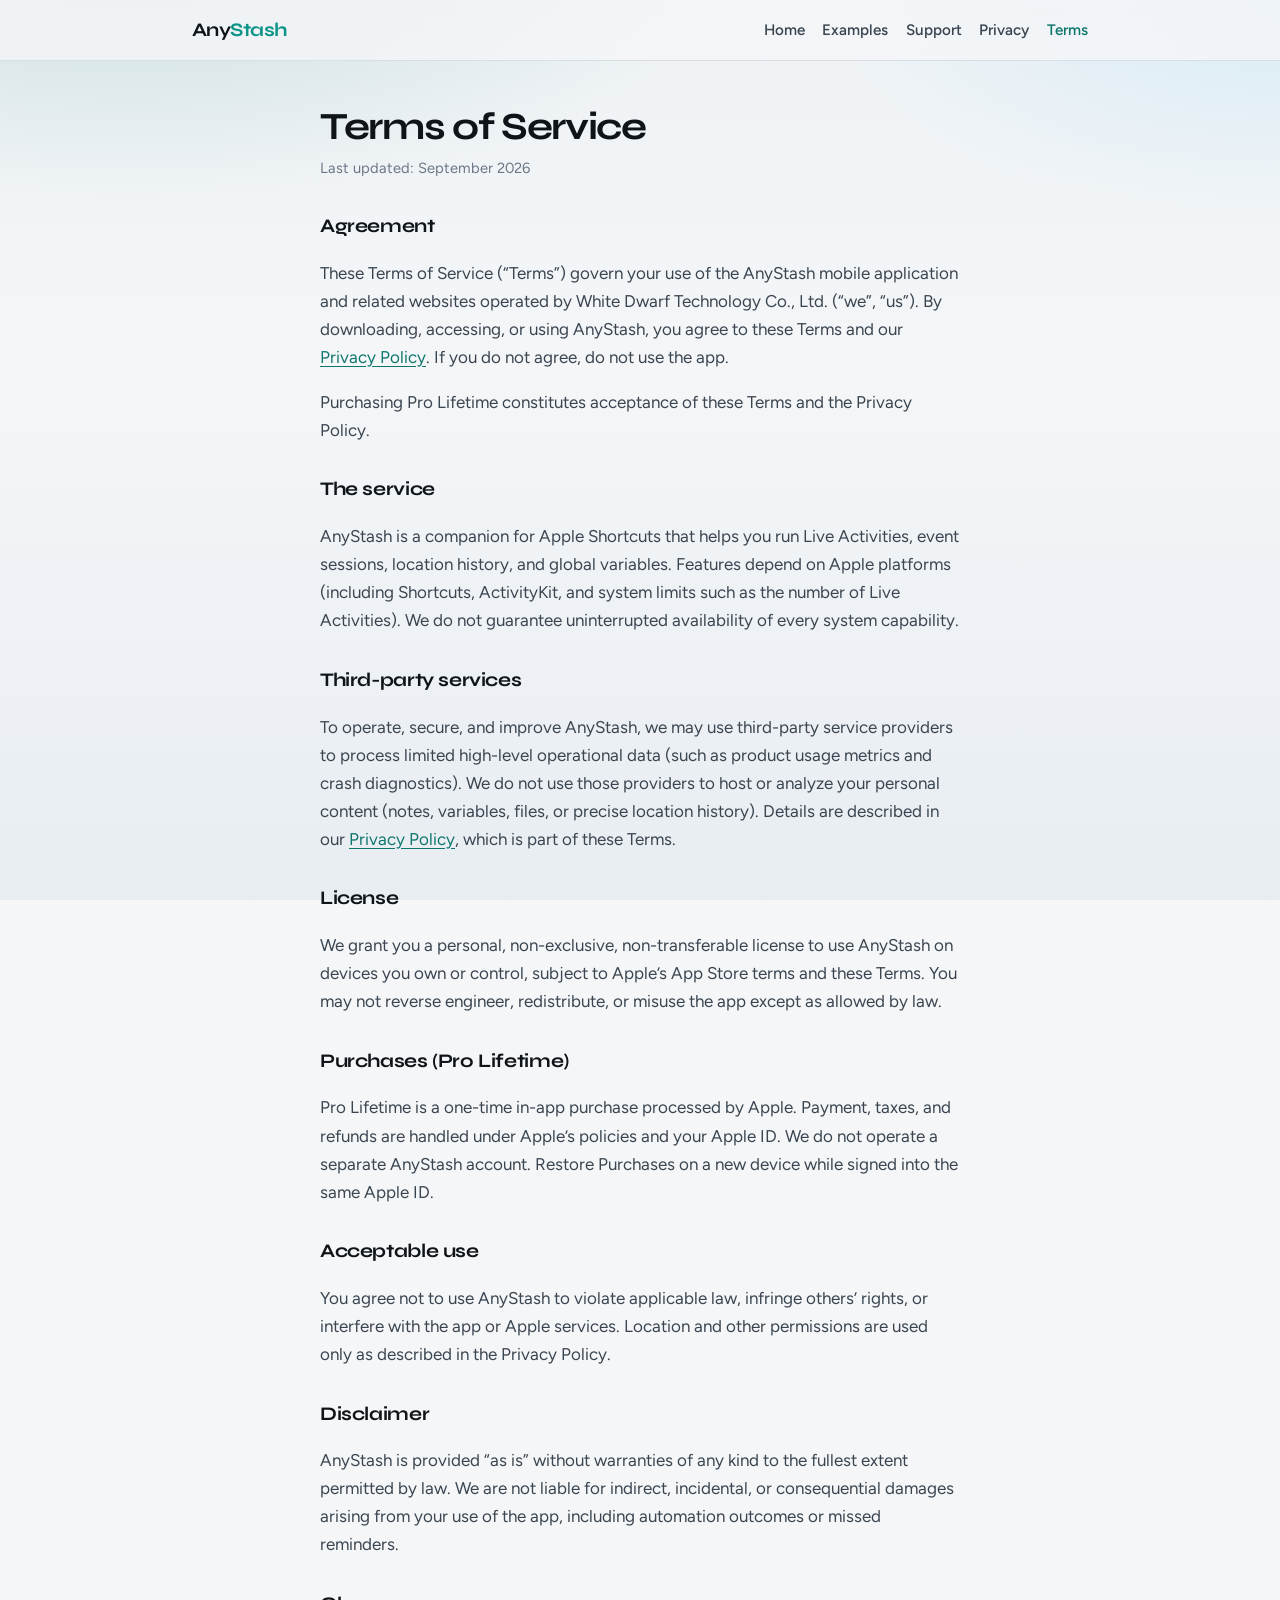
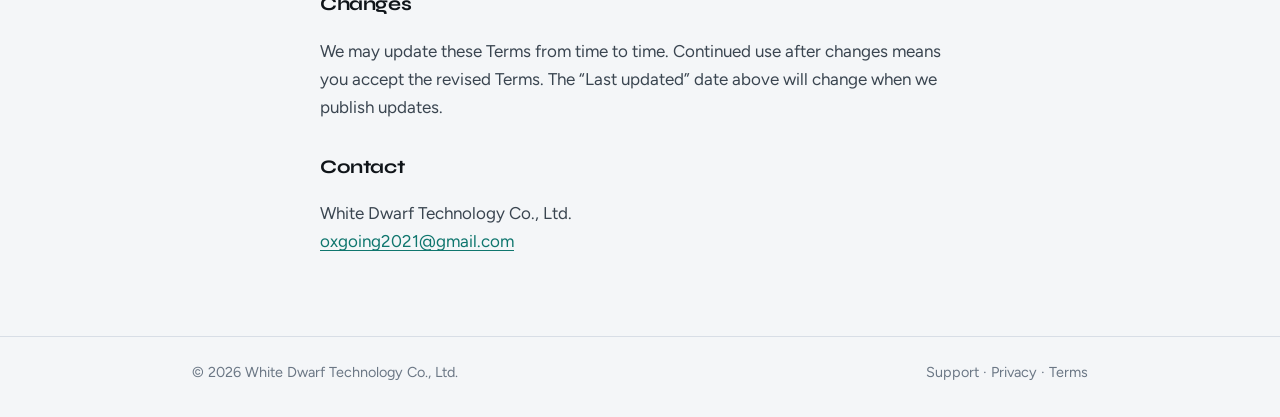
<file: terms/index.html>
<!DOCTYPE html>
<html lang="en">
  <head>
    <meta charset="utf-8" />
    <meta name="viewport" content="width=device-width, initial-scale=1" />
    <title>Terms of Service — AnyStash</title>
    <meta
      name="description"
      content="AnyStash Terms of Service: license, purchases, third-party services, acceptable use, and disclaimers."
    />
    <meta name="application-name" content="AnyStash" />
    <link rel="canonical" href="https://anystash.izip.vip/terms/" />
    <meta property="og:site_name" content="AnyStash" />
    <meta property="og:type" content="website" />
    <meta property="og:title" content="Terms of Service — AnyStash" />
    <meta
      property="og:description"
      content="AnyStash Terms of Service: license, purchases, third-party services, acceptable use, and disclaimers."
    />
    <meta property="og:url" content="https://anystash.izip.vip/terms/" />
    <script type="application/ld+json">
      {
        "@context": "https://schema.org",
        "@type": "WebSite",
        "name": "AnyStash",
        "alternateName": "AnyStash for Shortcuts",
        "url": "https://anystash.izip.vip/"
      }
    </script>
    <link rel="preconnect" href="https://fonts.googleapis.com" />
    <link rel="preconnect" href="https://fonts.gstatic.com" crossorigin />
    <link
      href="https://fonts.googleapis.com/css2?family=Figtree:wght@400;550;650;700&family=Syne:wght@700;750&display=swap"
      rel="stylesheet"
    />
    <link rel="stylesheet" href="../assets/styles.css" />
  </head>
  <body>
    <header class="site-header">
      <div class="site-header__inner">
        <a class="brand" href="../">Any<span>Stash</span></a>
        <nav class="nav" aria-label="Primary">
          <a href="../">Home</a>
          <a href="../examples/">Examples</a>
          <a href="../support/">Support</a>
          <a href="../privacy/">Privacy</a>
          <a href="./" aria-current="page">Terms</a>
        </nav>
      </div>
    </header>

    <main>
      <article class="prose">
        <h1>Terms of Service</h1>
        <p class="meta">Last updated: September 2026</p>

        <h2>Agreement</h2>
        <p>
          These Terms of Service (“Terms”) govern your use of the AnyStash
          mobile application and related websites operated by White Dwarf
          Technology Co., Ltd. (“we”, “us”). By downloading, accessing, or using
          AnyStash, you agree to these Terms and our
          <a href="../privacy/">Privacy Policy</a>. If you do not agree, do not
          use the app.
        </p>
        <p>
          Purchasing Pro Lifetime constitutes acceptance of these Terms and the
          Privacy Policy.
        </p>

        <h2>The service</h2>
        <p>
          AnyStash is a companion for Apple Shortcuts that helps you run Live
          Activities, event sessions, location history, and global variables.
          Features depend on Apple platforms (including Shortcuts, ActivityKit,
          and system limits such as the number of Live Activities). We do not
          guarantee uninterrupted availability of every system capability.
        </p>

        <h2>Third-party services</h2>
        <p>
          To operate, secure, and improve AnyStash, we may use third-party
          service providers to process limited high-level operational data (such
          as product usage metrics and crash diagnostics). We do not use those
          providers to host or analyze your personal content (notes, variables,
          files, or precise location history). Details are described in our
          <a href="../privacy/">Privacy Policy</a>, which is part of these
          Terms.
        </p>

        <h2>License</h2>
        <p>
          We grant you a personal, non-exclusive, non-transferable license to
          use AnyStash on devices you own or control, subject to Apple’s App
          Store terms and these Terms. You may not reverse engineer, redistribute,
          or misuse the app except as allowed by law.
        </p>

        <h2>Purchases (Pro Lifetime)</h2>
        <p>
          Pro Lifetime is a one-time in-app purchase processed by Apple. Payment,
          taxes, and refunds are handled under Apple’s policies and your Apple
          ID. We do not operate a separate AnyStash account. Restore Purchases on
          a new device while signed into the same Apple ID.
        </p>

        <h2>Acceptable use</h2>
        <p>
          You agree not to use AnyStash to violate applicable law, infringe
          others’ rights, or interfere with the app or Apple services. Location
          and other permissions are used only as described in the Privacy Policy.
        </p>

        <h2>Disclaimer</h2>
        <p>
          AnyStash is provided “as is” without warranties of any kind to the
          fullest extent permitted by law. We are not liable for indirect,
          incidental, or consequential damages arising from your use of the app,
          including automation outcomes or missed reminders.
        </p>

        <h2>Changes</h2>
        <p>
          We may update these Terms from time to time. Continued use after
          changes means you accept the revised Terms. The “Last updated” date
          above will change when we publish updates.
        </p>

        <h2>Contact</h2>
        <p>
          White Dwarf Technology Co., Ltd.<br />
          <a href="mailto:oxgoing2021@gmail.com">oxgoing2021@gmail.com</a>
        </p>
      </article>
    </main>

    <footer class="site-footer">
      <div class="site-footer__inner">
        <span>© 2026 White Dwarf Technology Co., Ltd.</span>
        <span>
          <a href="../support/">Support</a>
          ·
          <a href="../privacy/">Privacy</a>
          ·
          <a href="./">Terms</a>
        </span>
      </div>
    </footer>
  </body>
</html>
</file>
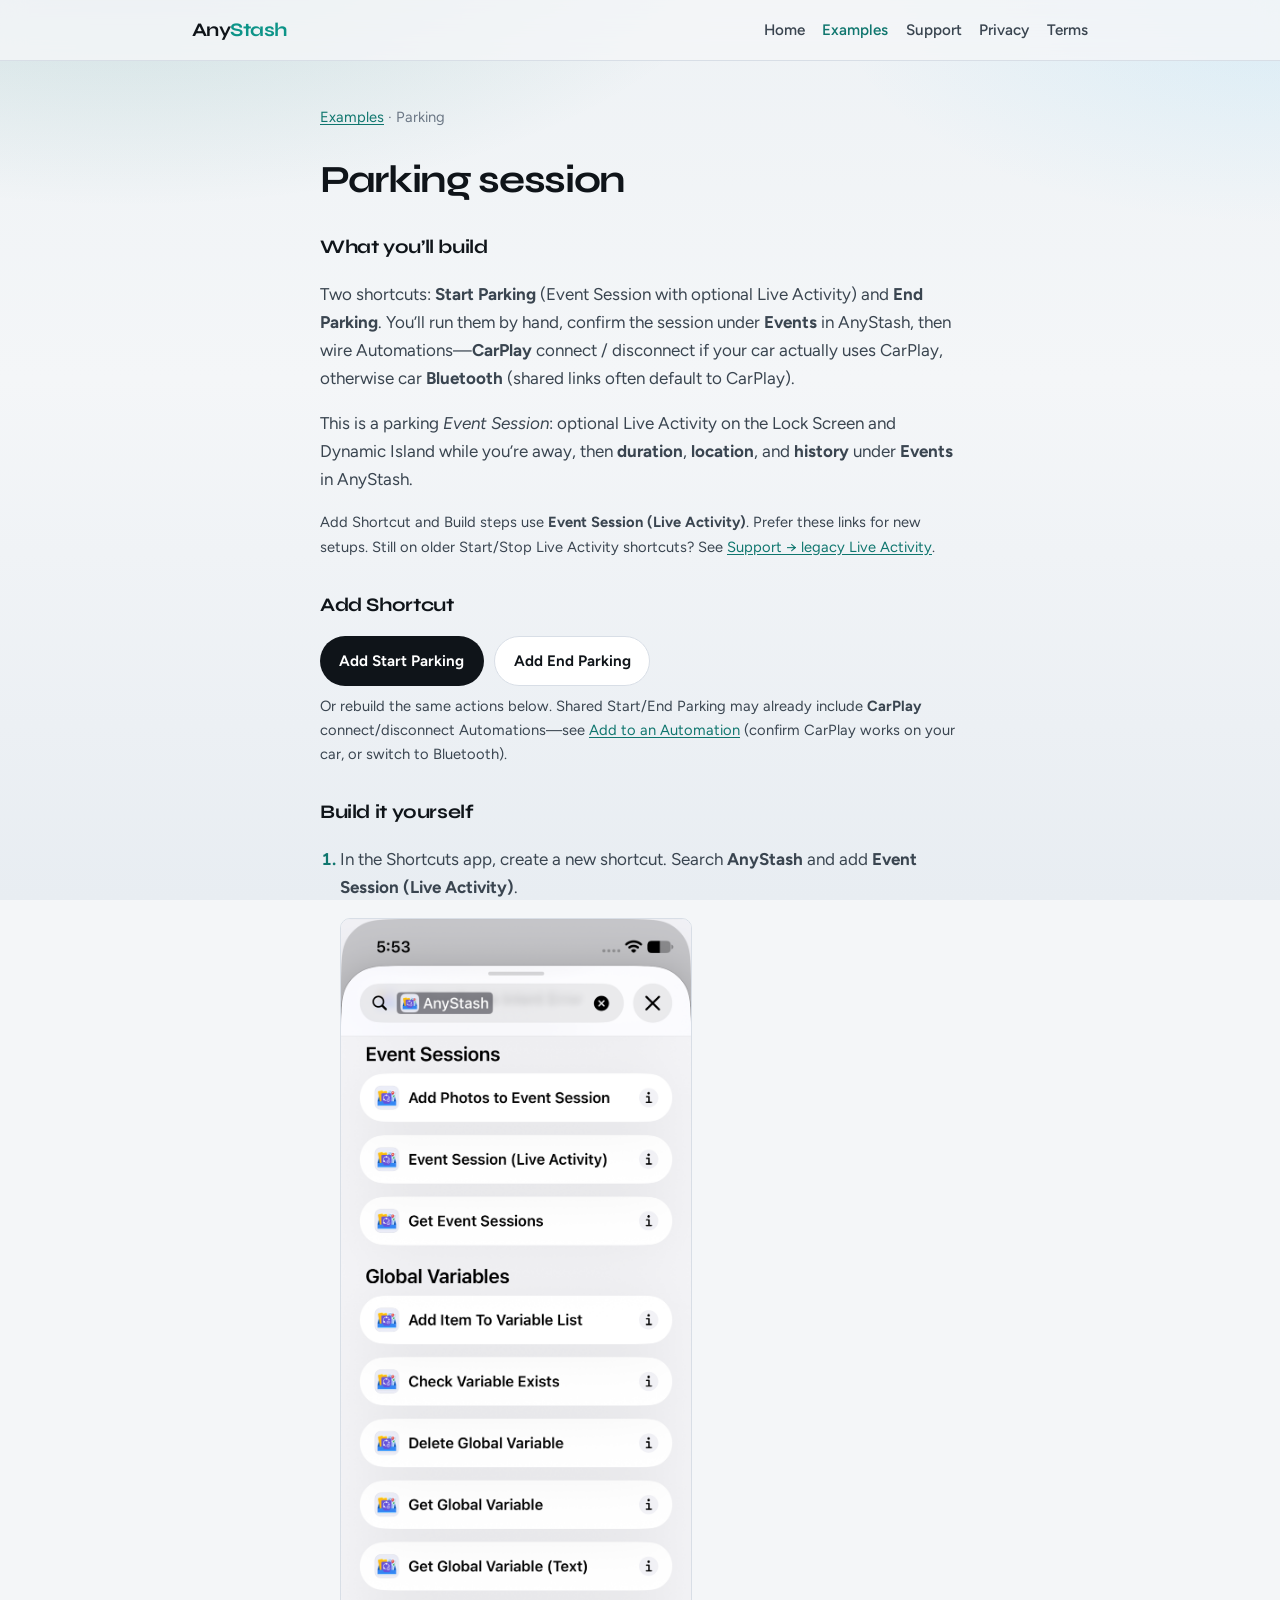
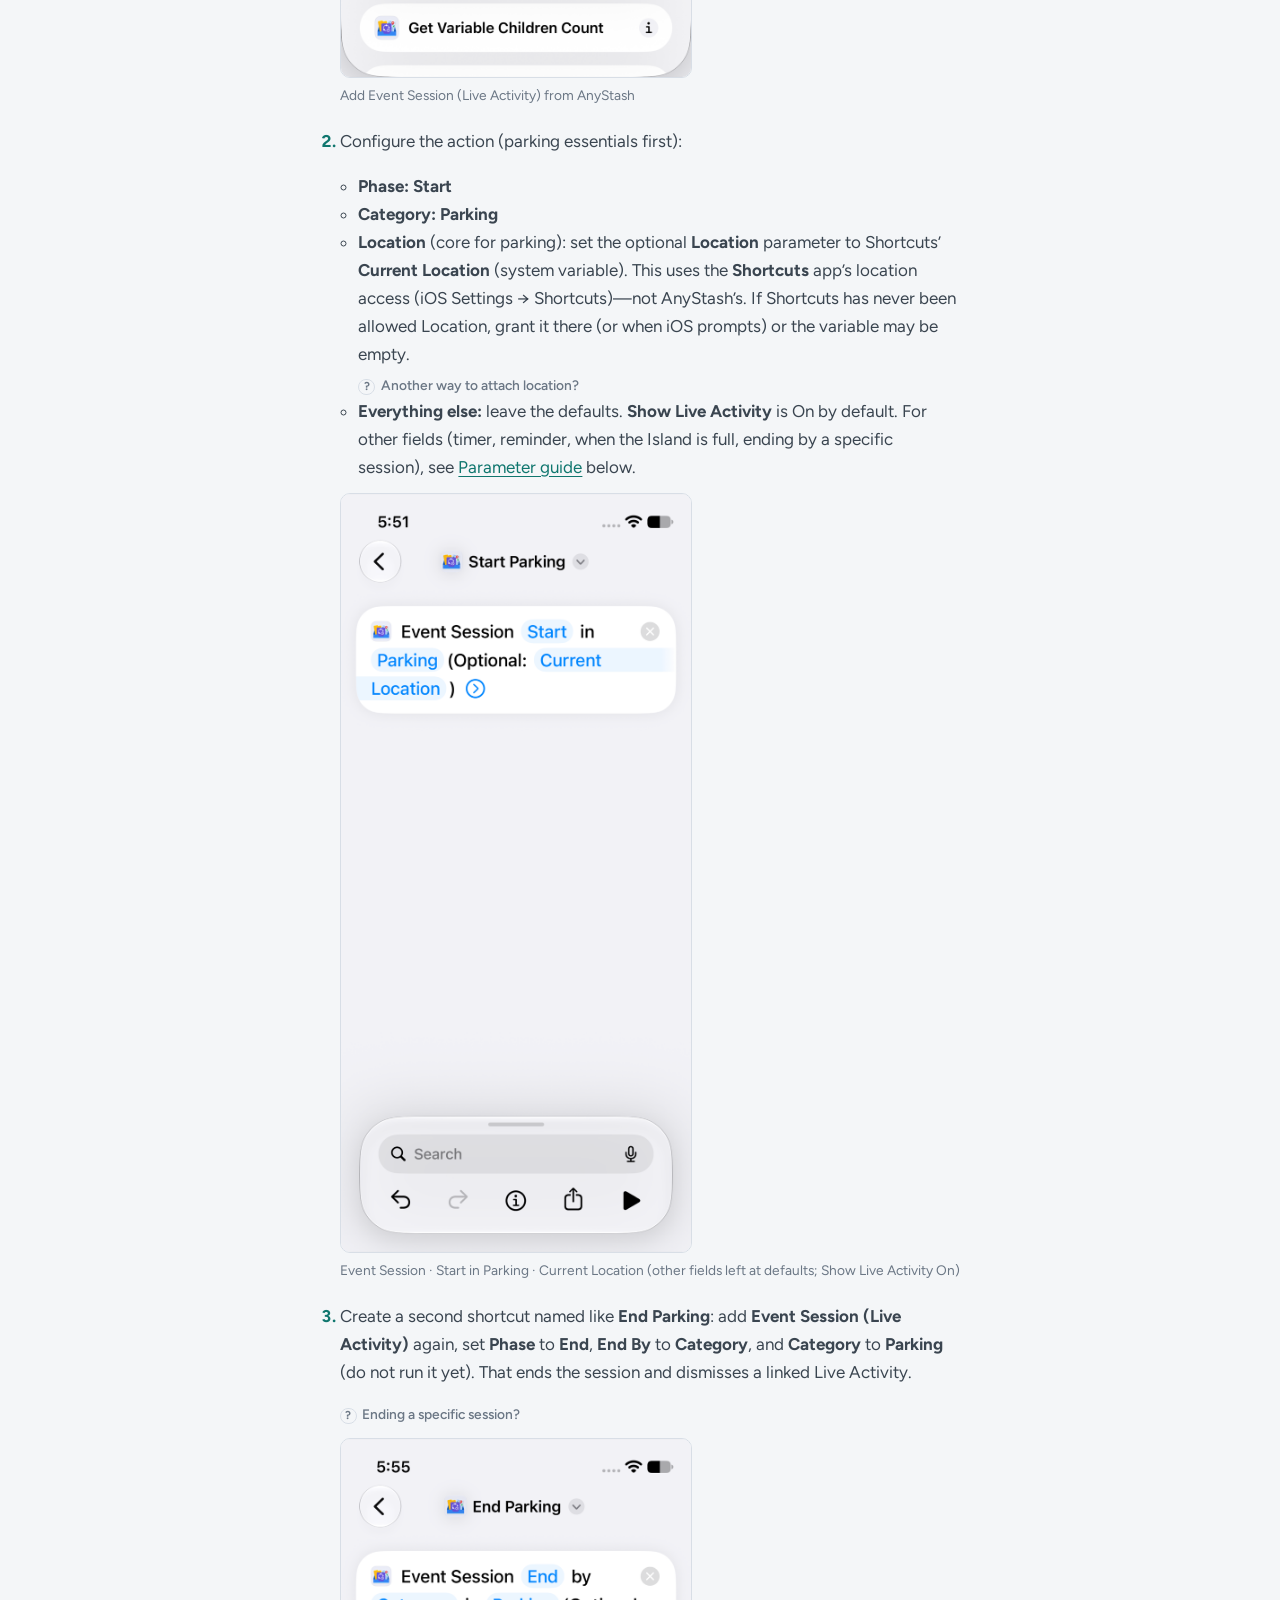
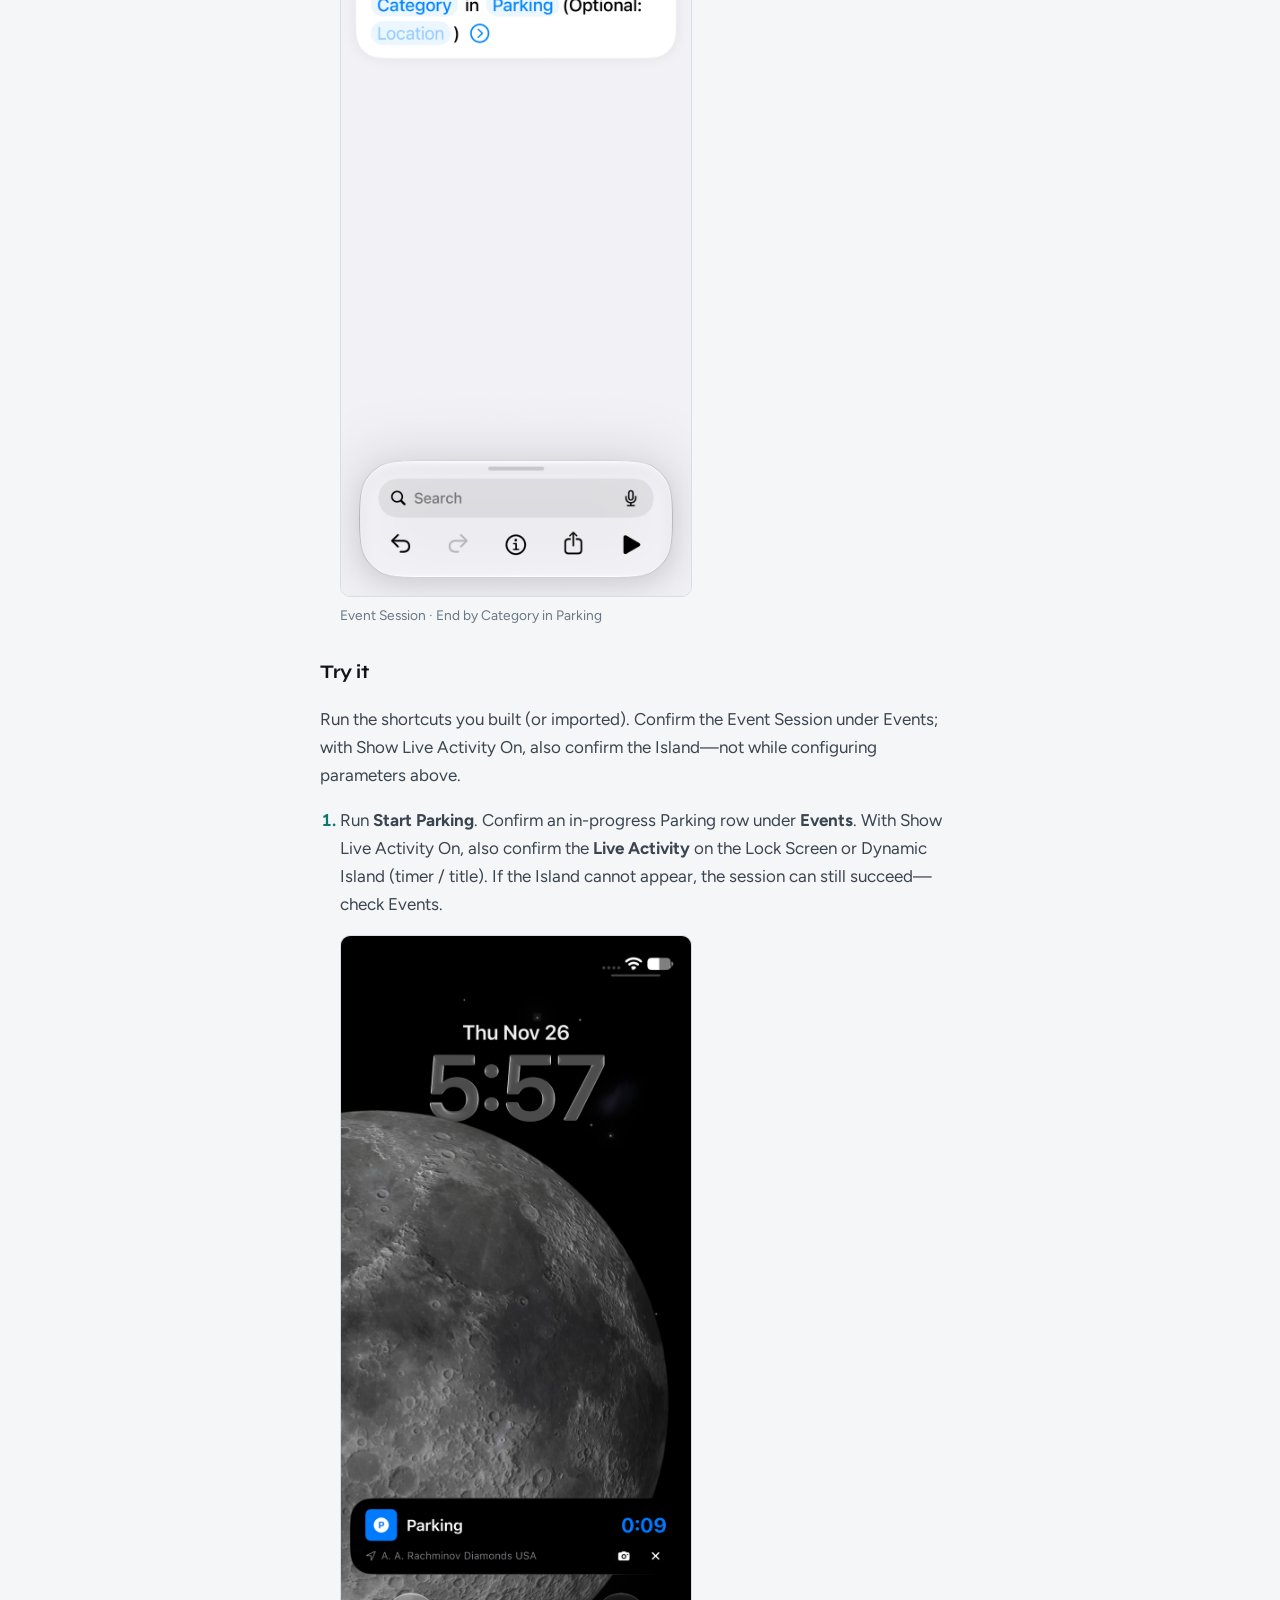
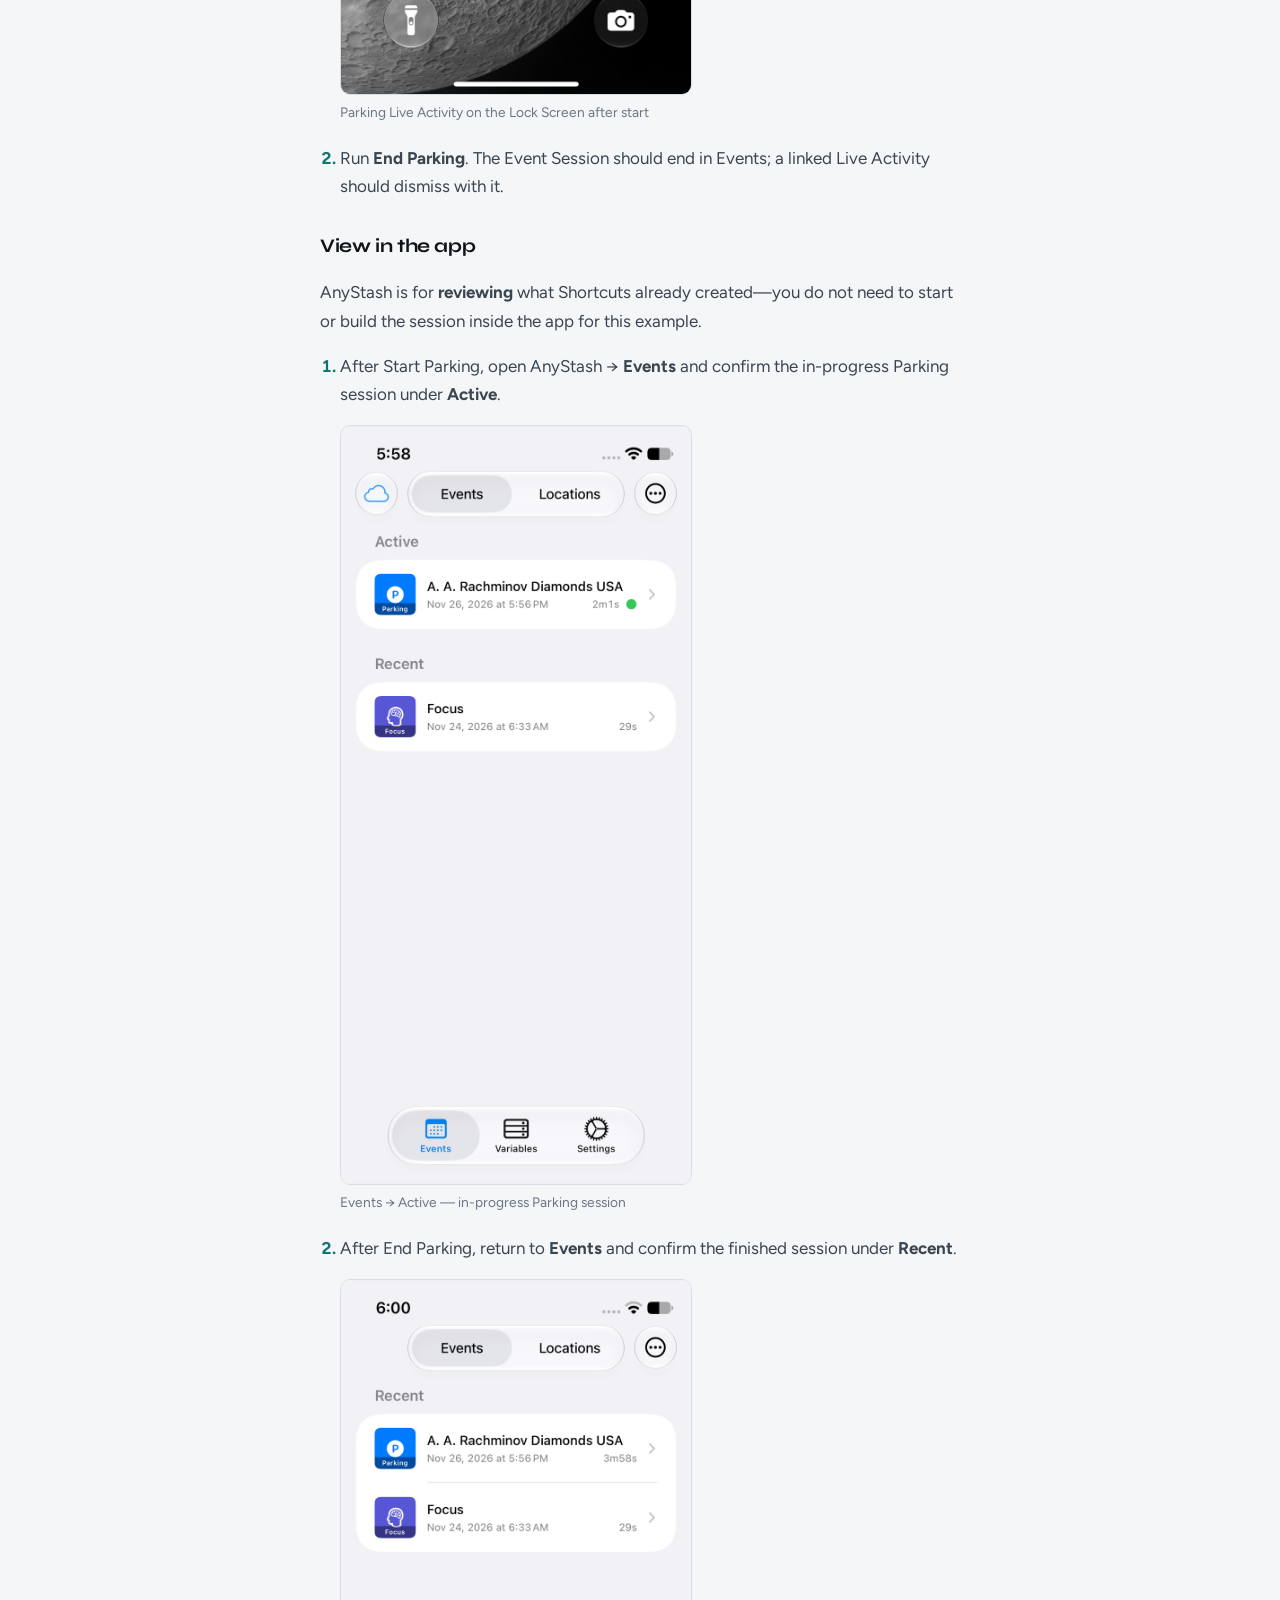
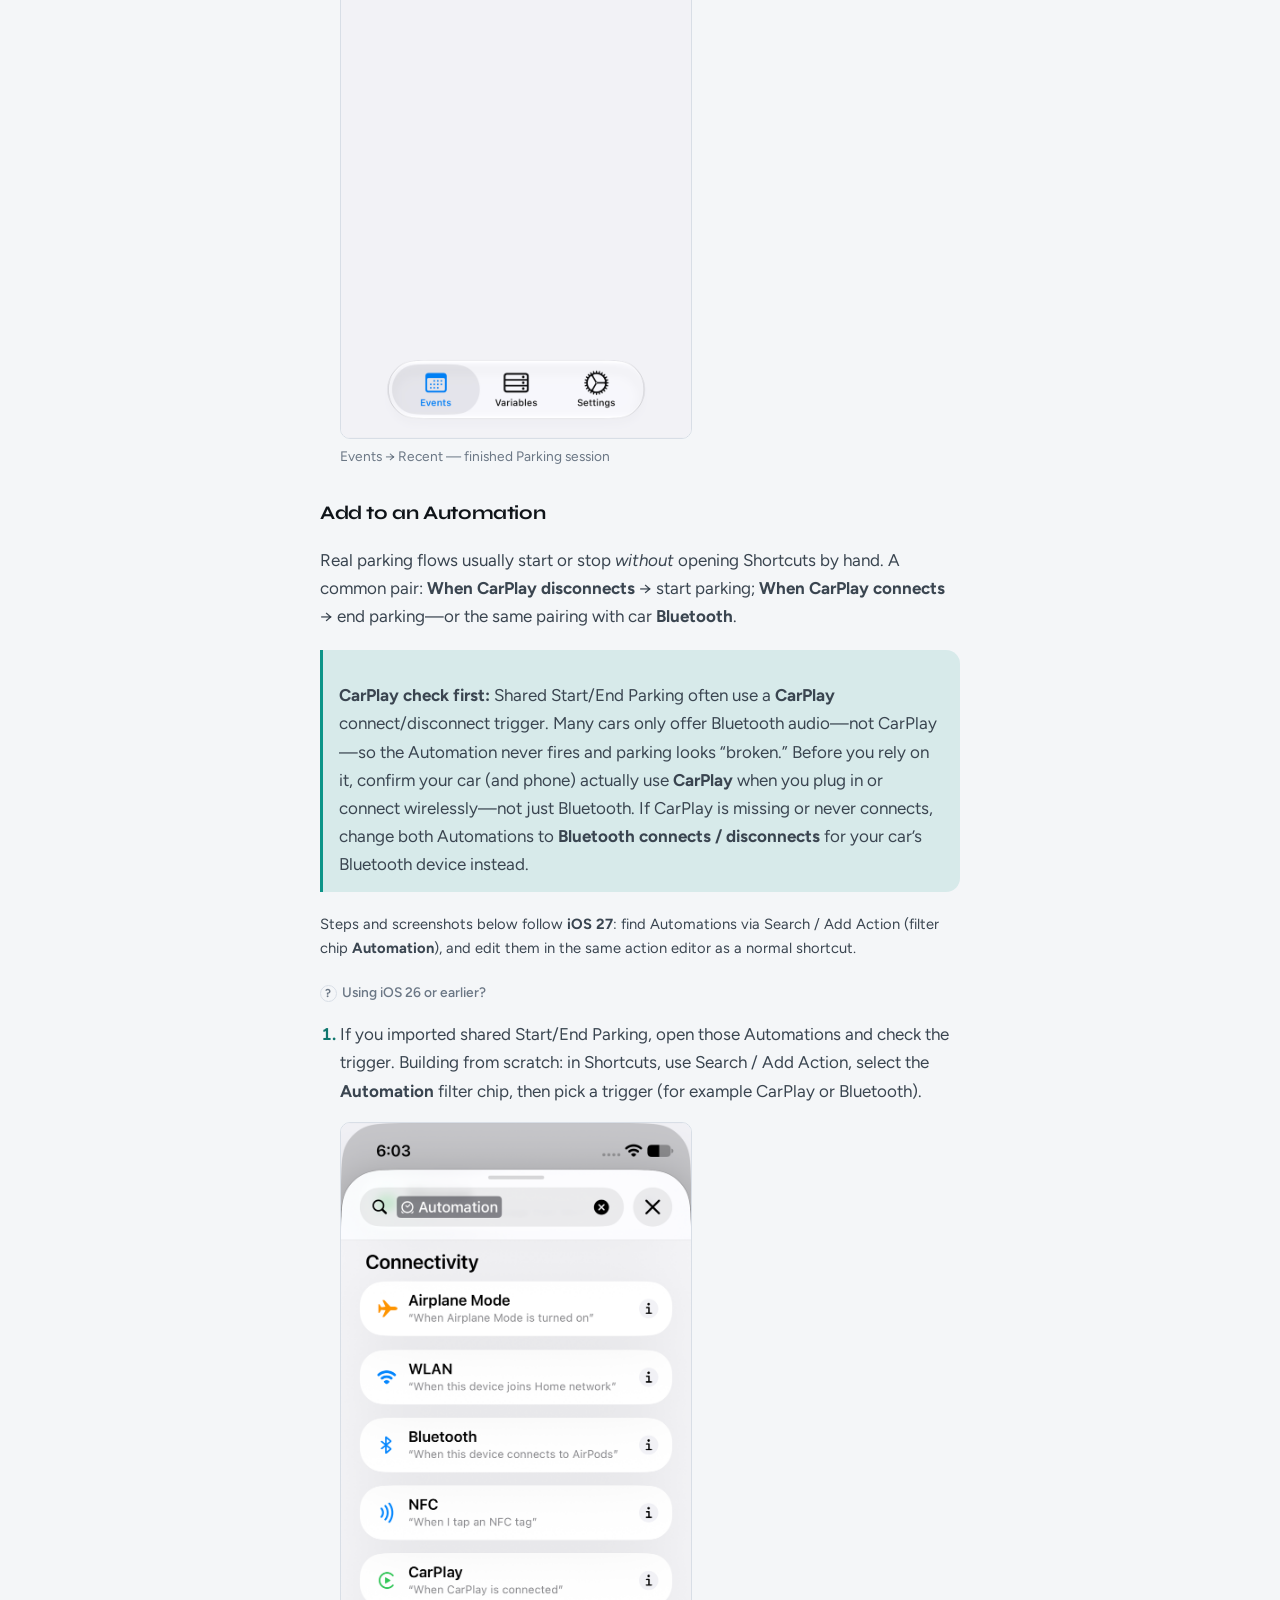
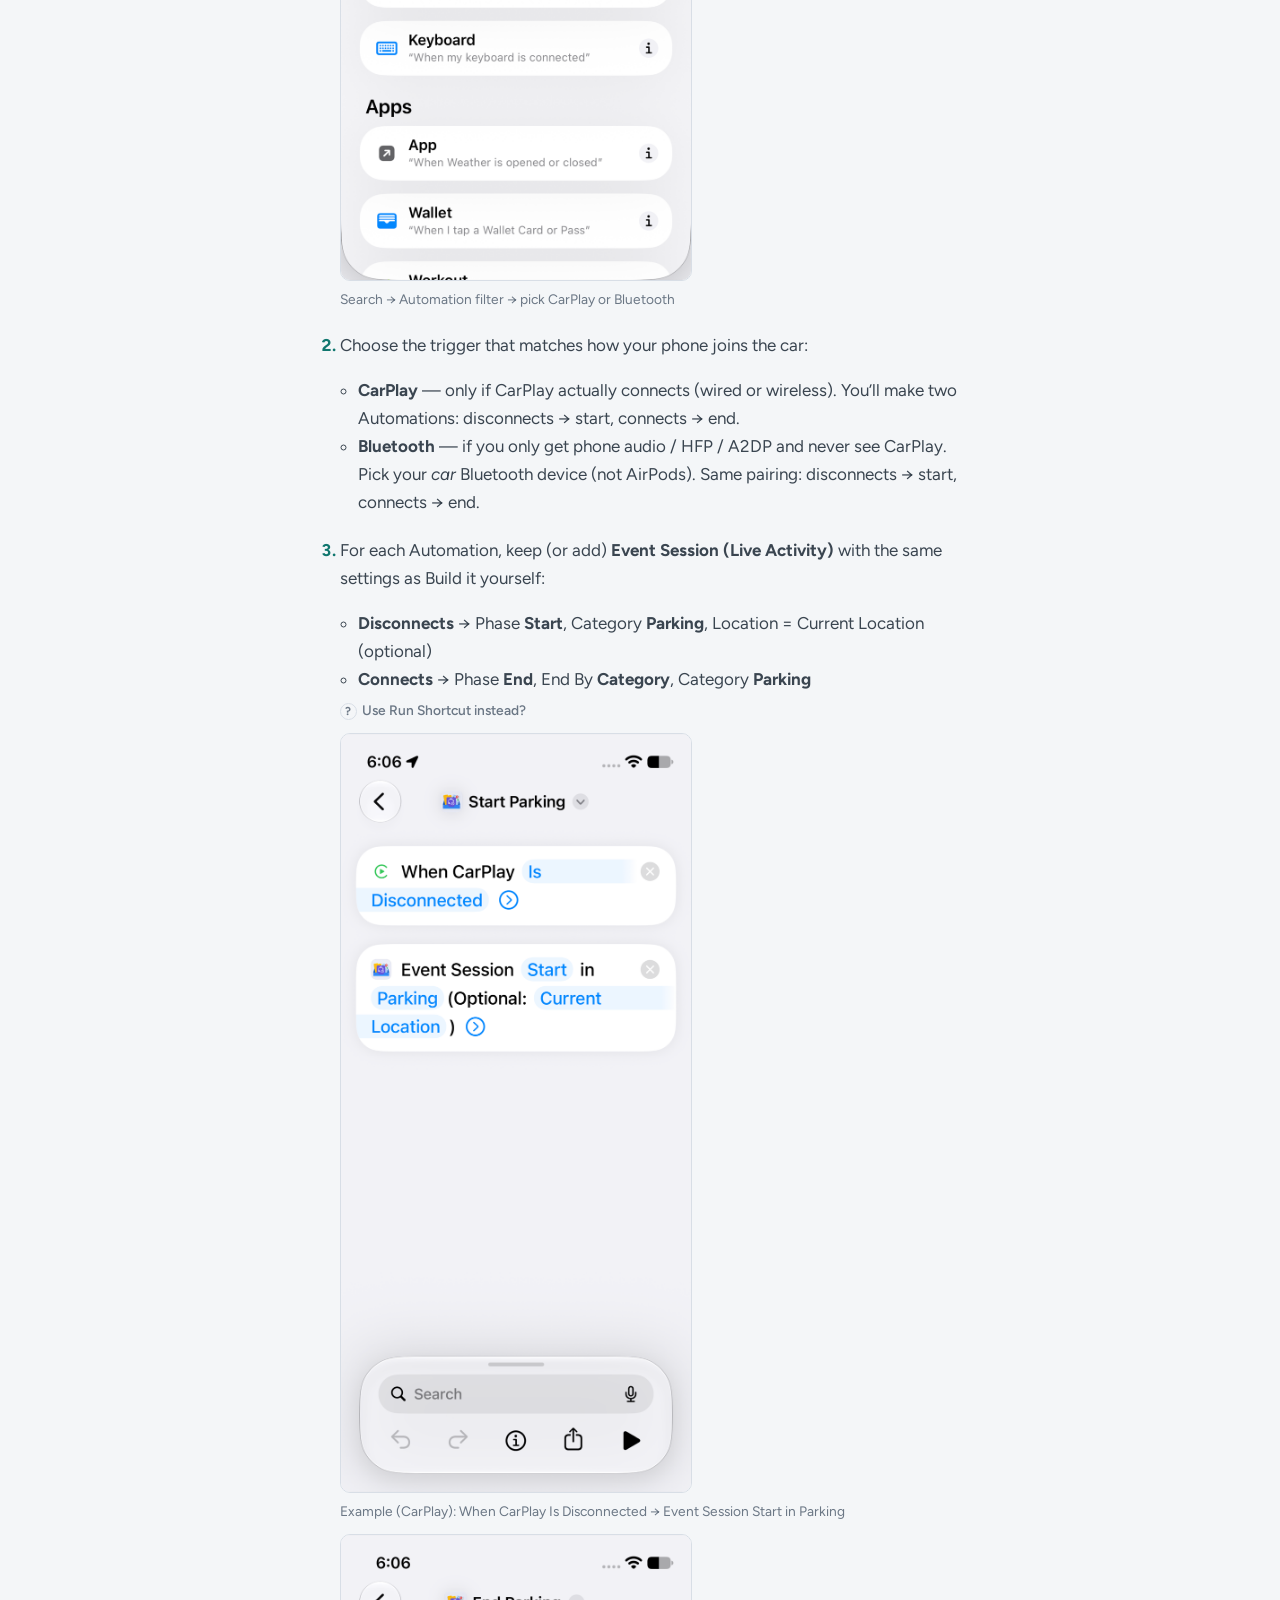
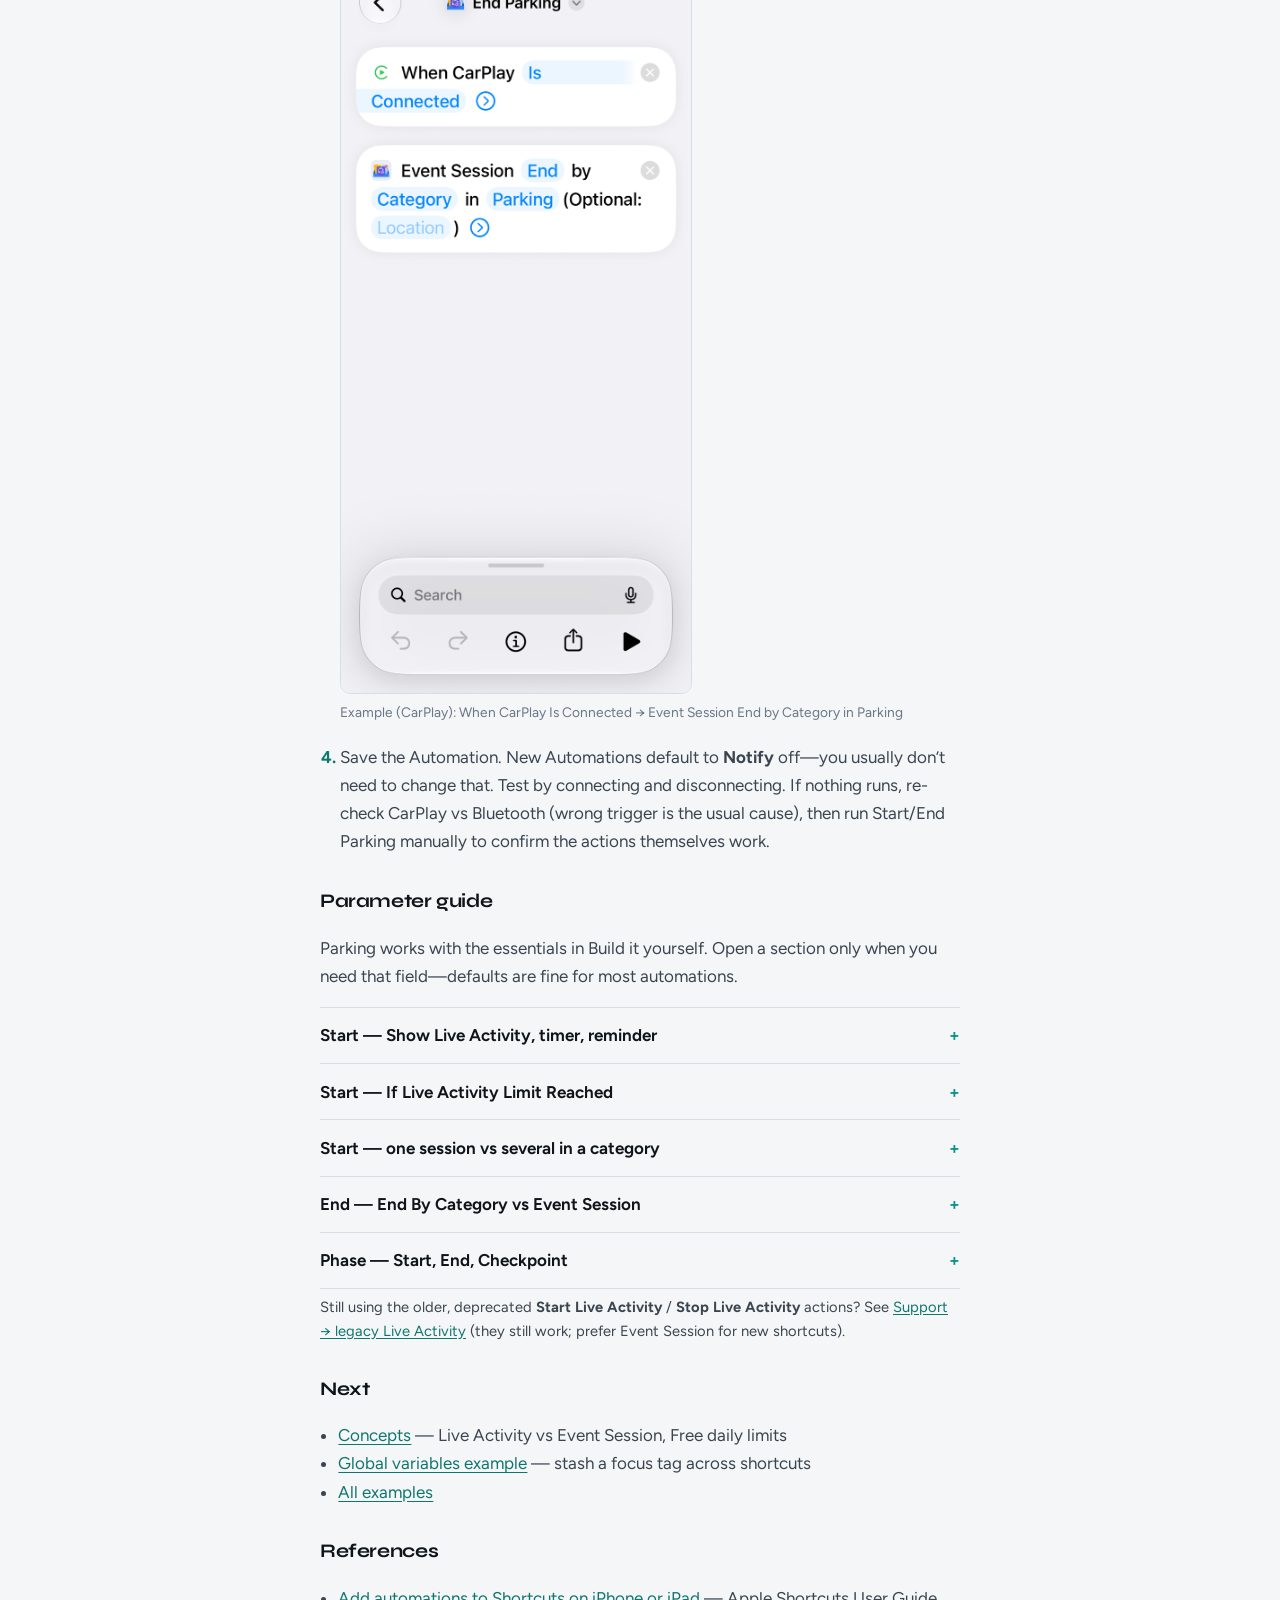
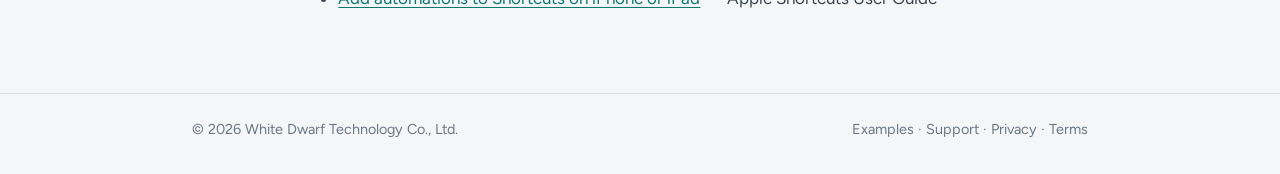
<file: examples/parking/index.html>
<!DOCTYPE html>
<html lang="en">
  <head>
    <meta charset="utf-8" />
    <meta name="viewport" content="width=device-width, initial-scale=1" />
    <title>Parking example — AnyStash</title>
    <meta
      name="description"
      content="Build or import AnyStash shortcuts for a Parking Event Session (optional Live Activity), review it under Events, and add them to Automations yourself."
    />
    <meta name="application-name" content="AnyStash" />
    <link rel="canonical" href="https://anystash.izip.vip/examples/parking/" />
    <meta property="og:site_name" content="AnyStash" />
    <meta property="og:type" content="website" />
    <meta property="og:title" content="Parking example — AnyStash" />
    <meta
      property="og:description"
      content="Start/end Parking Event Sessions from Shortcuts (optional Live Activity), check Events in AnyStash, then attach them to Automations."
    />
    <meta property="og:url" content="https://anystash.izip.vip/examples/parking/" />
    <link rel="preconnect" href="https://fonts.googleapis.com" />
    <link rel="preconnect" href="https://fonts.gstatic.com" crossorigin />
    <link
      href="https://fonts.googleapis.com/css2?family=Figtree:wght@400;550;650;700&family=Syne:wght@700;750&display=swap"
      rel="stylesheet"
    />
    <link rel="stylesheet" href="../../assets/styles.css" />
  </head>
  <body>
    <header class="site-header">
      <div class="site-header__inner">
        <a class="brand" href="../../">Any<span>Stash</span></a>
        <nav class="nav" aria-label="Primary">
          <a href="../../">Home</a>
          <a href="../" aria-current="page">Examples</a>
          <a href="../../support/">Support</a>
          <a href="../../privacy/">Privacy</a>
          <a href="../../terms/">Terms</a>
        </nav>
      </div>
    </header>

    <main>
      <article class="prose">
        <p class="meta"><a href="../">Examples</a> · Parking</p>
        <h1>Parking session</h1>

        <h2>What you’ll build</h2>
        <p>
          Two shortcuts: <strong>Start Parking</strong> (Event Session with
          optional Live Activity) and <strong>End Parking</strong>. You’ll run
          them by hand, confirm the session under <strong>Events</strong> in
          AnyStash, then wire Automations—<strong>CarPlay</strong> connect /
          disconnect if your car actually uses CarPlay, otherwise car
          <strong>Bluetooth</strong> (shared links often default to CarPlay).
        </p>
        <p>
          This is a parking <em>Event Session</em>: optional Live Activity on
          the Lock Screen and Dynamic Island while you’re away, then
          <strong>duration</strong>, <strong>location</strong>, and
          <strong>history</strong> under <strong>Events</strong> in AnyStash.
        </p>
        <p class="cta-note">
          Add Shortcut and Build steps use
          <strong>Event Session (Live Activity)</strong>. Prefer these links
          for new setups. Still on older Start/Stop Live Activity shortcuts?
          See
          <a href="../../support/#legacy-live-activity">Support → legacy Live Activity</a>.
        </p>

        <h2>Add Shortcut</h2>
        <div class="cta-row">
          <!-- ICLOUD: START_PARKING (Event Session; 2026-11-24) -->
          <a
            class="btn btn--primary"
            href="https://www.icloud.com/shortcuts/b1ef363f155d4f2cb581363d37f81989"
            data-shortcut="start-parking"
            target="_blank"
            rel="noopener noreferrer"
            >Add Start Parking</a
          >
          <!-- ICLOUD: END_PARKING (Event Session; 2026-11-24) -->
          <a
            class="btn btn--ghost"
            href="https://www.icloud.com/shortcuts/3f75137a449e44398318c1a35bb154d2"
            data-shortcut="end-parking"
            target="_blank"
            rel="noopener noreferrer"
            >Add End Parking</a
          >
        </div>
        <p class="cta-note">
          Or rebuild the same actions below. Shared Start/End Parking may
          already include <strong>CarPlay</strong> connect/disconnect
          Automations—see
          <a href="#automation">Add to an Automation</a>
          (confirm CarPlay works on your car, or switch to Bluetooth).
        </p>

        <h2>Build it yourself</h2>
        <ol class="steps">
          <li>
            <p>
              In the Shortcuts app, create a new shortcut. Search
              <strong>AnyStash</strong> and add
              <strong>Event Session (Live Activity)</strong>.
            </p>
            <figure class="shot">
              <img
                src="../assets/parking-01-add-start.png"
                alt="Shortcuts Add Action search for AnyStash showing Event Session (Live Activity)"
                width="390"
                height="844"
                loading="lazy"
              />
              <figcaption>
                Add Event Session (Live Activity) from AnyStash
              </figcaption>
            </figure>
          </li>
          <li>
            <p>
              Configure the action (parking essentials first):
            </p>
            <ul>
              <li>
                <strong>Phase:</strong> <strong>Start</strong>
              </li>
              <li>
                <strong>Category:</strong> <strong>Parking</strong>
              </li>
              <li>
                <strong>Location</strong> (core for parking): set the optional
                <strong>Location</strong> parameter to Shortcuts’
                <strong>Current Location</strong> (system variable). This uses
                the <strong>Shortcuts</strong> app’s location access (iOS
                Settings → Shortcuts)—not AnyStash’s. If Shortcuts has never
                been allowed Location, grant it there (or when iOS prompts) or
                the variable may be empty.
                <details class="shot-aside">
                  <summary>Another way to attach location?</summary>
                  <p>
                    On the same
                    <strong>Event Session (Live Activity)</strong> action, open
                    its details and turn on the AnyStash parameter
                    <strong>Use Current Location (If Already Allowed)</strong>.
                    That path uses <strong>AnyStash</strong> location access:
                    Shortcuts never shows a permission dialog—AnyStash must
                    already have <strong>Location (When In Use)</strong>
                    (AnyStash → Settings → Permissions, or grant in the app).
                    If access is missing, the action still succeeds but skips
                    location. If <strong>Location</strong> is set,
                    <strong>Use Current Location</strong> is ignored.
                  </p>
                </details>
              </li>
              <li>
                <strong>Everything else:</strong> leave the defaults.
                <strong>Show Live Activity</strong> is On by default. For other
                fields (timer, reminder, when the Island is full, ending by a
                specific session), see
                <a href="#parameter-guide">Parameter guide</a> below.
              </li>
            </ul>
            <figure class="shot">
              <img
                src="../assets/parking-02-params.png"
                alt="Start Parking shortcut with Event Session Start in Parking and Current Location"
                width="390"
                height="844"
                loading="lazy"
              />
              <figcaption>
                Event Session · Start in Parking · Current Location (other
                fields left at defaults; Show Live Activity On)
              </figcaption>
            </figure>
          </li>
          <li>
            <p>
              Create a second shortcut named like
              <strong>End Parking</strong>: add
              <strong>Event Session (Live Activity)</strong> again, set
              <strong>Phase</strong> to <strong>End</strong>,
              <strong>End By</strong> to <strong>Category</strong>, and
              <strong>Category</strong> to <strong>Parking</strong> (do not run
              it yet). That ends the session and dismisses a linked Live
              Activity.
            </p>
            <details class="shot-aside">
              <summary>Ending a specific session?</summary>
              <p>
                To end one session from a prior action’s result (instead of by
                Category), see
                <a href="#parameter-guide">Parameter guide → End</a>.
              </p>
            </details>
            <figure class="shot">
              <img
                src="../assets/parking-03-add-stop.png"
                alt="End Parking shortcut with Event Session End by Category in Parking"
                width="390"
                height="844"
                loading="lazy"
              />
              <figcaption>
                Event Session · End by Category in Parking
              </figcaption>
            </figure>
          </li>
        </ol>

        <h2>Try it</h2>
        <p>
          Run the shortcuts you built (or imported). Confirm the Event Session
          under Events; with Show Live Activity On, also confirm the Island—not
          while configuring parameters above.
        </p>
        <ol class="steps">
          <li>
            <p>
              Run <strong>Start Parking</strong>. Confirm an in-progress
              Parking row under <strong>Events</strong>. With Show Live Activity
              On, also confirm the <strong>Live Activity</strong> on the Lock
              Screen or Dynamic Island (timer / title). If the Island cannot
              appear, the session can still succeed—check Events.
            </p>
            <figure class="shot">
              <img
                src="../assets/parking-04-live-activity.png"
                alt="Parking Live Activity on the Lock Screen after Start Parking"
                width="390"
                height="844"
                loading="lazy"
              />
              <figcaption>
                Parking Live Activity on the Lock Screen after start
              </figcaption>
            </figure>
          </li>
          <li>
            <p>
              Run <strong>End Parking</strong>. The Event Session should end in
              Events; a linked Live Activity should dismiss with it.
            </p>
          </li>
        </ol>

        <h2>View in the app</h2>
        <p>
          AnyStash is for <strong>reviewing</strong> what Shortcuts already
          created—you do not need to start or build the session inside the app
          for this example.
        </p>
        <ol class="steps">
          <li>
            <p>
              After Start Parking, open AnyStash → <strong>Events</strong> and
              confirm the in-progress Parking session under
              <strong>Active</strong>.
            </p>
            <figure class="shot">
              <img
                src="../assets/parking-05-events-progress.png"
                alt="AnyStash Events tab showing an in-progress Parking session"
                width="390"
                height="844"
                loading="lazy"
              />
              <figcaption>Events → Active — in-progress Parking session</figcaption>
            </figure>
          </li>
          <li>
            <p>
              After End Parking, return to <strong>Events</strong> and confirm
              the finished session under <strong>Recent</strong>.
            </p>
            <figure class="shot">
              <img
                src="../assets/parking-06-events-finished.png"
                alt="AnyStash Events tab showing a finished Parking session"
                width="390"
                height="844"
                loading="lazy"
              />
              <figcaption>Events → Recent — finished Parking session</figcaption>
            </figure>
          </li>
        </ol>

        <h2 id="automation">Add to an Automation</h2>
        <p>
          Real parking flows usually start or stop <em>without</em> opening
          Shortcuts by hand. A common pair:
          <strong>When CarPlay disconnects</strong> → start parking;
          <strong>When CarPlay connects</strong> → end parking—or the same
          pairing with car <strong>Bluetooth</strong>.
        </p>
        <div class="callout">
          <p>
            <strong>CarPlay check first:</strong> Shared Start/End Parking often
            use a <strong>CarPlay</strong> connect/disconnect trigger. Many cars
            only offer Bluetooth audio—not CarPlay—so the Automation never
            fires and parking looks “broken.” Before you rely on it, confirm
            your car (and phone) actually use <strong>CarPlay</strong> when you
            plug in or connect wirelessly—not just Bluetooth. If CarPlay is
            missing or never connects, change both Automations to
            <strong>Bluetooth connects / disconnects</strong> for your car’s
            Bluetooth device instead.
          </p>
        </div>
        <p class="cta-note">
          Steps and screenshots below follow <strong>iOS 27</strong>: find
          Automations via Search / Add Action (filter chip
          <strong>Automation</strong>), and edit them in the same action editor
          as a normal shortcut.
        </p>
        <details class="shot-aside">
          <summary>Using iOS 26 or earlier?</summary>
          <p>
            Shortcuts still has a separate <strong>Automation</strong> tab →
            <strong>New Automation</strong> to pick the trigger. After setup,
            optionally turn off <strong>Ask Before Running</strong> if iOS
            allows it for that trigger. CarPlay vs Bluetooth pairing and Event
            Session settings are the same as below—only the chrome differs.
          </p>
        </details>
        <ol class="steps">
          <li>
            <p>
              If you imported shared Start/End Parking, open those Automations
              and check the trigger. Building from scratch: in Shortcuts, use
              Search / Add Action, select the <strong>Automation</strong>
              filter chip, then pick a trigger (for example CarPlay or
              Bluetooth).
            </p>
            <figure class="shot">
              <img
                src="../assets/parking-07-new-automation.png"
                alt="iOS 27 Shortcuts action search with Automation filter chip showing CarPlay among connectivity triggers"
                width="390"
                height="844"
                loading="lazy"
              />
              <figcaption>
                Search → Automation filter → pick CarPlay or Bluetooth
              </figcaption>
            </figure>
          </li>
          <li>
            <p>
              Choose the trigger that matches how your phone joins the car:
            </p>
            <ul>
              <li>
                <strong>CarPlay</strong> — only if CarPlay actually connects
                (wired or wireless). You’ll make two Automations: disconnects →
                start, connects → end.
              </li>
              <li>
                <strong>Bluetooth</strong> — if you only get phone audio / HFP
                / A2DP and never see CarPlay. Pick your <em>car</em> Bluetooth
                device (not AirPods). Same pairing: disconnects → start,
                connects → end.
              </li>
            </ul>
          </li>
          <li>
            <p>
              For each Automation, keep (or add)
              <strong>Event Session (Live Activity)</strong> with the same
              settings as Build it yourself:
            </p>
            <ul>
              <li>
                <strong>Disconnects</strong> → Phase <strong>Start</strong>,
                Category <strong>Parking</strong>, Location = Current Location
                (optional)
              </li>
              <li>
                <strong>Connects</strong> → Phase <strong>End</strong>, End By
                <strong>Category</strong>, Category <strong>Parking</strong>
              </li>
            </ul>
            <details class="shot-aside">
              <summary>Use Run Shortcut instead?</summary>
              <p>
                Prefer calling your library shortcuts? Use
                <strong>Run Shortcut</strong> → Start/End Parking—still with
                the correct CarPlay or Bluetooth trigger.
              </p>
            </details>
            <figure class="shot">
              <img
                src="../assets/parking-08-carplay-connect.png"
                alt="iOS 27 Automation editor: When CarPlay is Disconnected with Event Session Start in Parking"
                width="390"
                height="844"
                loading="lazy"
              />
              <figcaption>
                Example (CarPlay): When CarPlay Is Disconnected → Event Session
                Start in Parking
              </figcaption>
            </figure>
            <figure class="shot">
              <img
                src="../assets/parking-09-carplay-disconnect.png"
                alt="iOS 27 Automation editor: When CarPlay is Connected with Event Session End by Category in Parking"
                width="390"
                height="844"
                loading="lazy"
              />
              <figcaption>
                Example (CarPlay): When CarPlay Is Connected → Event Session End
                by Category in Parking
              </figcaption>
            </figure>
          </li>
          <li>
            <p>
              Save the Automation. New Automations default to
              <strong>Notify</strong> off—you usually don’t need to change
              that. Test by connecting and disconnecting. If nothing runs,
              re-check CarPlay vs Bluetooth (wrong trigger is the usual cause),
              then run Start/End Parking manually to confirm the actions
              themselves work.
            </p>
          </li>
        </ol>

        <h2 id="parameter-guide">Parameter guide</h2>
        <p>
          Parking works with the essentials in Build it yourself. Open a section
          only when you need that field—defaults are fine for most automations.
        </p>
        <div class="faq">
          <details>
            <summary>Start — Show Live Activity, timer, reminder</summary>
            <ul>
              <li>
                <strong>Show Live Activity</strong> (default On): request Lock
                Screen / Dynamic Island. Off = session only. In automations,
                Island display is best-effort; the session can still save if
                the Island cannot appear (unless Fail when full—below).
              </li>
              <li>
                <strong>Timer Mode</strong>: Count Up (default) or Countdown.
                Countdown needs <strong>Planned Duration</strong>.
              </li>
              <li>
                <strong>Planned Duration</strong>: optional length (max 12
                hours). Sets reminder due time and countdown end. Does
                <strong>not</strong> auto-end the session or Island.
              </li>
              <li>
                <strong>Reminder</strong>: Off, at due time, or minutes before.
                Needs Planned Duration. Stays scheduled if you only dismiss the
                Island; ending the session cancels it.
              </li>
              <li>
                <strong>Title / Subtitle / Notes</strong>: optional labels for
                Island and Events history.
              </li>
            </ul>
          </details>
          <details>
            <summary>Start — If Live Activity Limit Reached</summary>
            <p>
              iOS limits how many Live Activities one app can show at once
              (about five Islands—Apple’s system cap, not an AnyStash quota).
              When that cap is already reached, this setting chooses what
              happens to the <em>Island display</em>—it does
              <strong>not</strong> end other Event Sessions.
            </p>
            <ul>
              <li>
                <strong>Smart</strong> (default): free a slot (elapsed first,
                then oldest), then show the new Island.
              </li>
              <li>
                <strong>End Oldest</strong>: end the oldest Island, then show
                the new one.
              </li>
              <li>
                <strong>Elapsed Only</strong>: only free Islands past their
                planned due time; if none, continue <strong>without</strong> a
                new Island (session can still save).
              </li>
              <li>
                <strong>Fail</strong>: don’t free a slot; the whole Start fails
                (no new session).
              </li>
            </ul>
          </details>
          <details>
            <summary>Start — one session vs several in a category</summary>
            <ul>
              <li>
                <strong>Active Per Category</strong>: Single Active (default) or
                Allow Multiple (Pro).
              </li>
              <li>
                <strong>If Category Already Active</strong> (Single Active):
                Auto Close Previous (default) or Fail.
              </li>
            </ul>
          </details>
          <details id="parameter-guide-end">
            <summary>End — End By Category vs Event Session</summary>
            <ul>
              <li>
                <strong>End By → Category</strong> (typical for Parking): pick
                Category = Parking (and policies if several actives match).
              </li>
              <li>
                <strong>End By → Event Session</strong>: pass the
                <strong>Event Session</strong> from a previous Get / Start
                result (preferred). Leave
                <strong>Session ID (Legacy)</strong> empty unless an old
                shortcut still passes a UUID string.
              </li>
              <li>
                <strong>If None Active</strong>: Skip (default) or Fail.
                <strong>If Multiple Active</strong>: Fail (default), or pick
                Latest / Earliest / All—use when ending by Category and matches
                are ambiguous.
              </li>
            </ul>
          </details>
          <details>
            <summary>Phase — Start, End, Checkpoint</summary>
            <p>
              <strong>Phase</strong> defaults to <strong>Start</strong>. For a
              log-only check-in style action, set <strong>Checkpoint</strong>
              explicitly—if Phase is blank, the action runs as
              <strong>Start</strong>, not Checkpoint. Updated from
              <strong>1.0.1 or earlier</strong> with a blank Phase? See
              <a href="../../support/#event-session-phase-unset"
                >Support → Phase after 1.0.1</a
              >.
            </p>
          </details>
        </div>
        <p class="cta-note">
          Still using the older, deprecated
          <strong>Start Live Activity</strong> /
          <strong>Stop Live Activity</strong> actions?
          See
          <a href="../../support/#legacy-live-activity">Support → legacy Live Activity</a>
          (they still work; prefer Event Session for new shortcuts).
        </p>

        <h2>Next</h2>
        <ul>
          <li>
            <a href="../../support/#concepts">Concepts</a> — Live Activity vs
            Event Session, Free daily limits
          </li>
          <li>
            <a href="../variables/">Global variables example</a> — stash a focus
            tag across shortcuts
          </li>
          <li><a href="../">All examples</a></li>
        </ul>

        <h2 id="references">References</h2>
        <ul>
          <li>
            <a
              href="https://support.apple.com/guide/shortcuts/create-a-new-personal-automation-apdfbdbd7123/ios"
              rel="noopener noreferrer"
              target="_blank"
              >Add automations to Shortcuts on iPhone or iPad</a
            >
            — Apple Shortcuts User Guide
          </li>
        </ul>
      </article>
    </main>

    <footer class="site-footer">
      <div class="site-footer__inner">
        <span>© 2026 White Dwarf Technology Co., Ltd.</span>
        <span>
          <a href="../">Examples</a>
          ·
          <a href="../../support/">Support</a>
          ·
          <a href="../../privacy/">Privacy</a>
          ·
          <a href="../../terms/">Terms</a>
        </span>
      </div>
    </footer>
    <script src="../../assets/faq-hash.js" defer></script>
  </body>
</html>
</file>
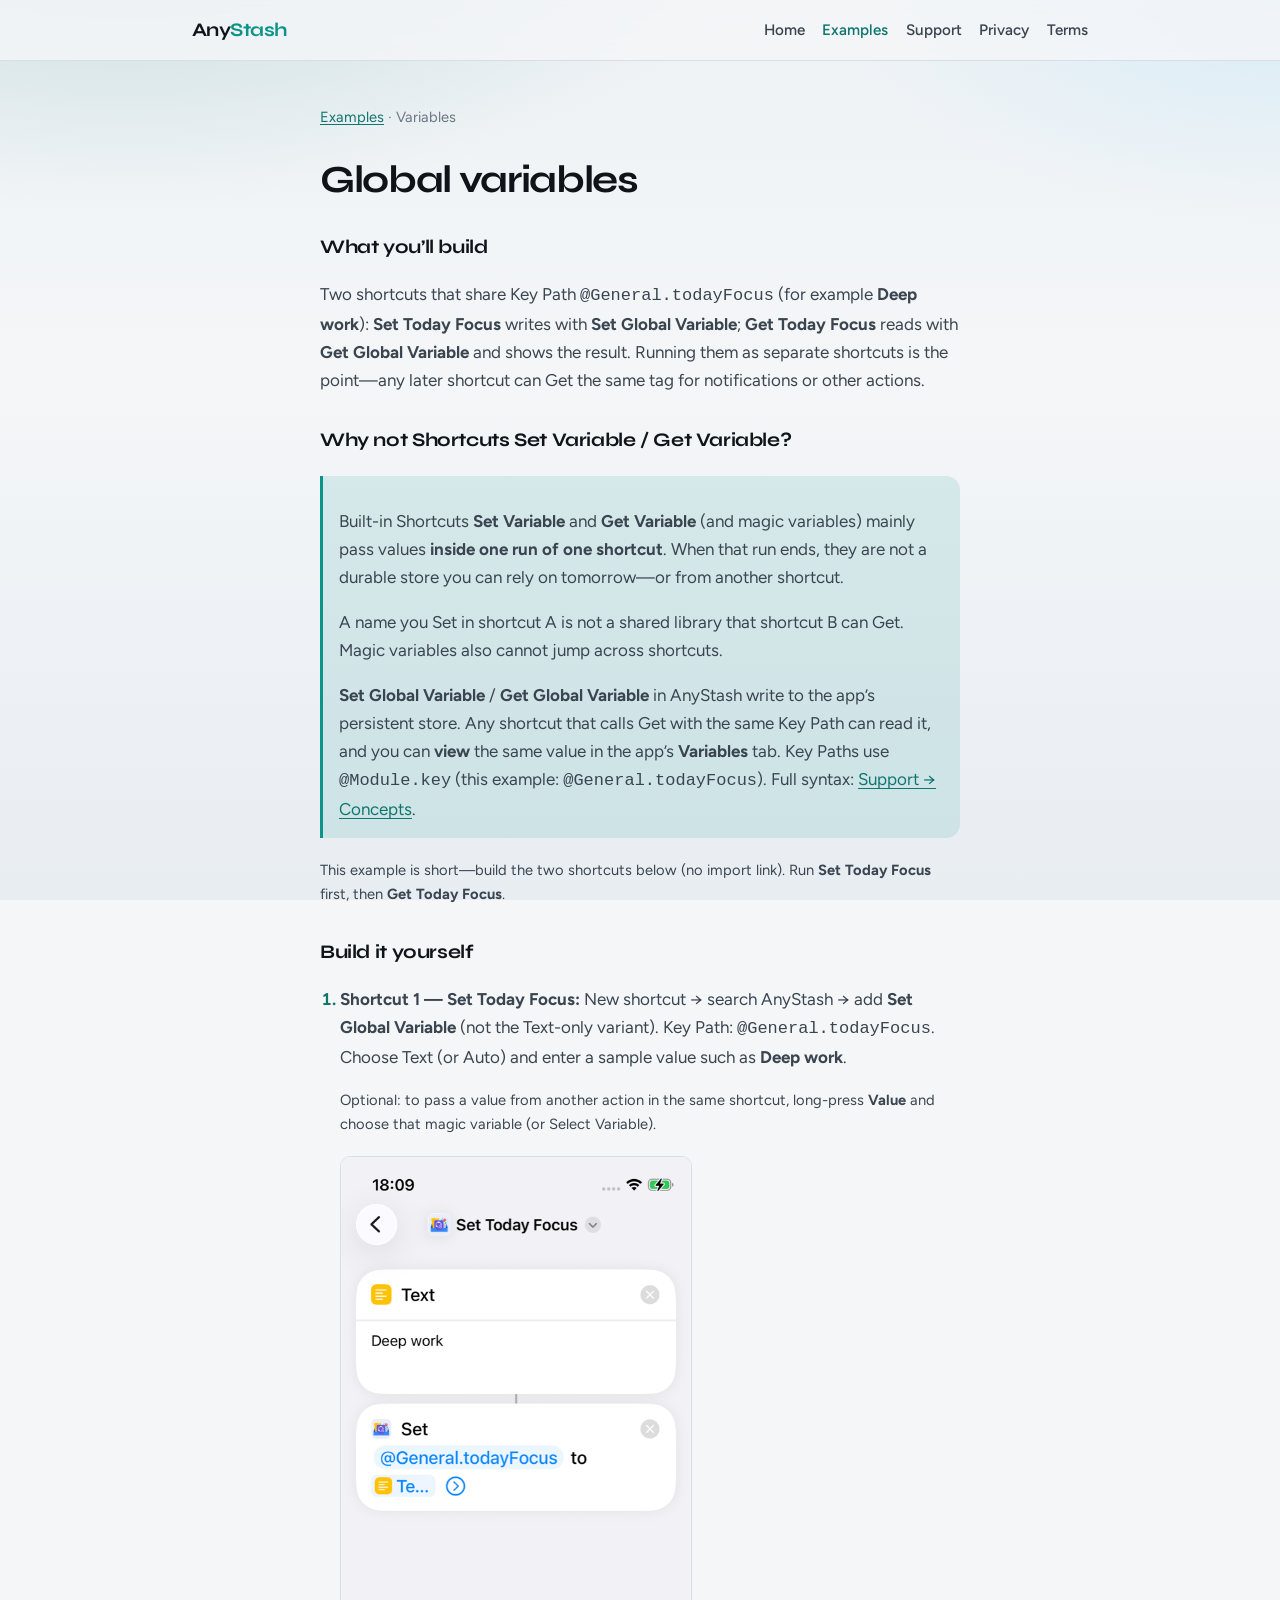
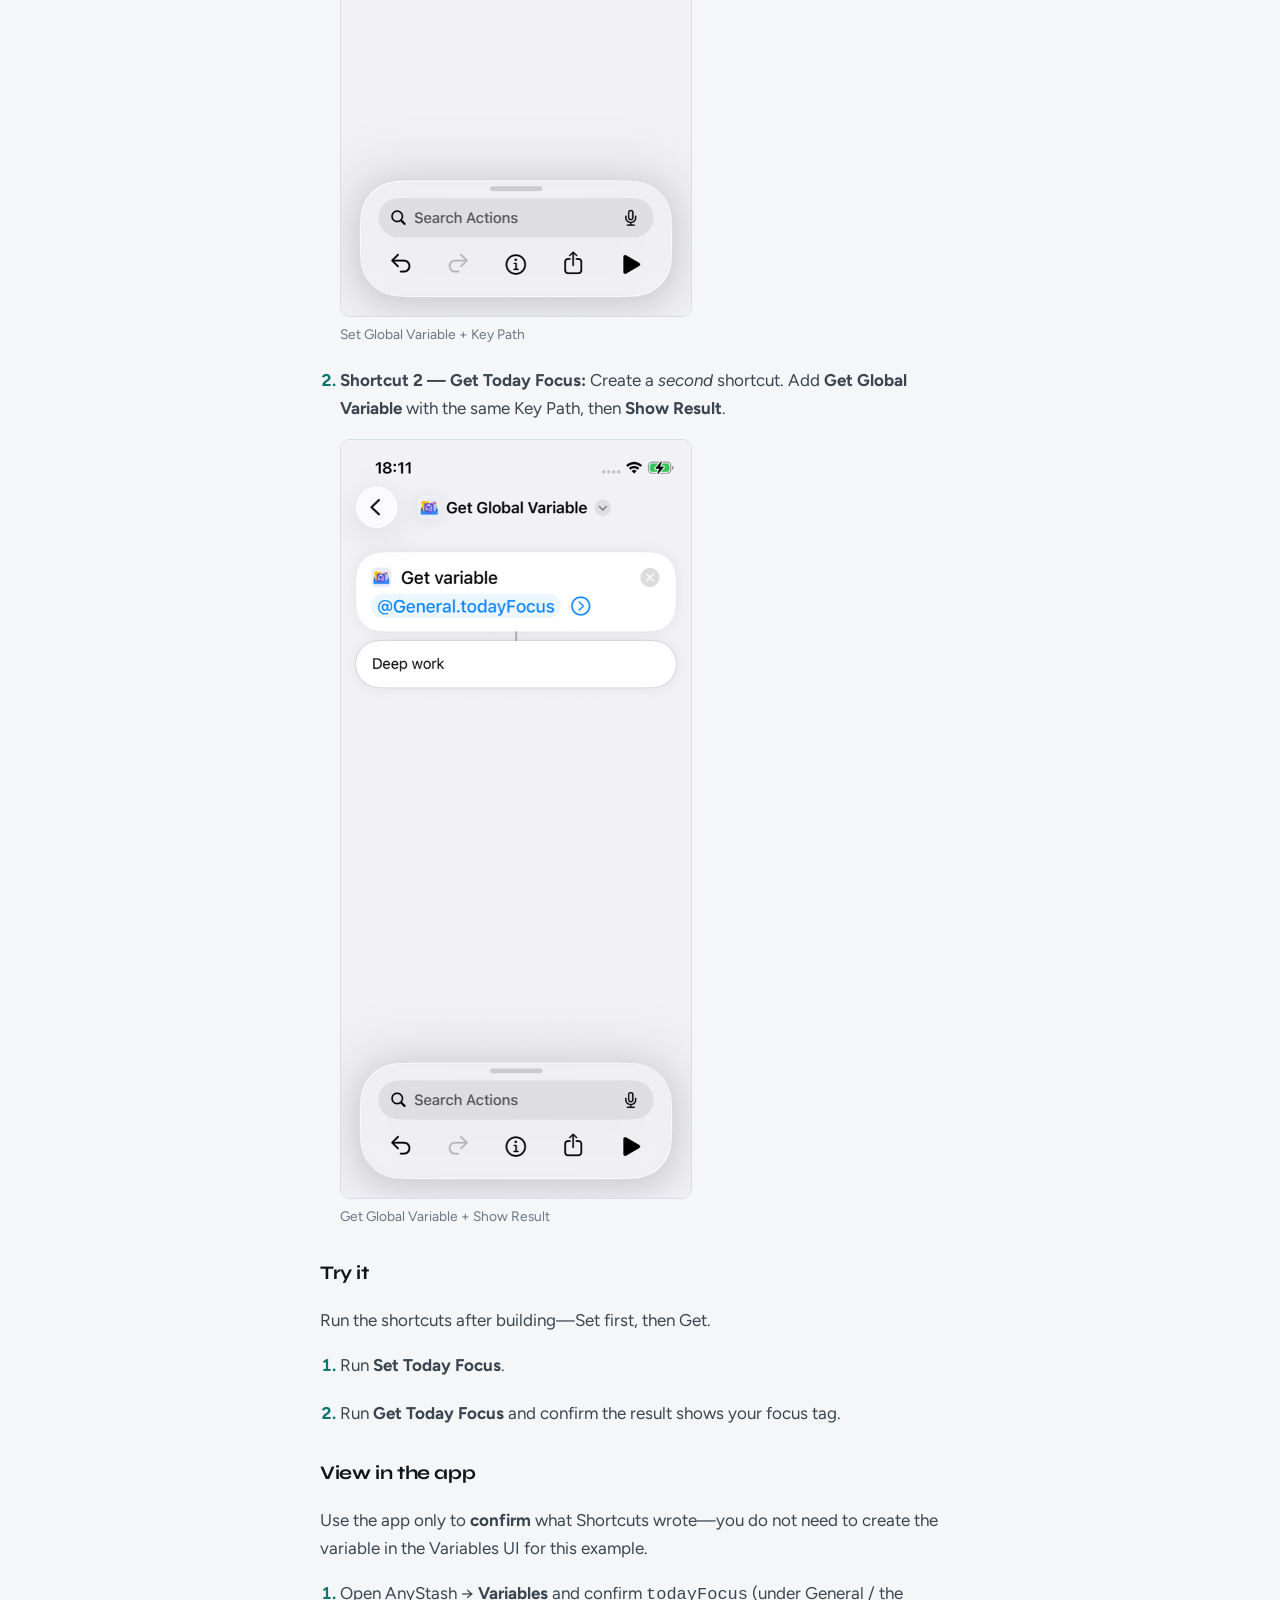
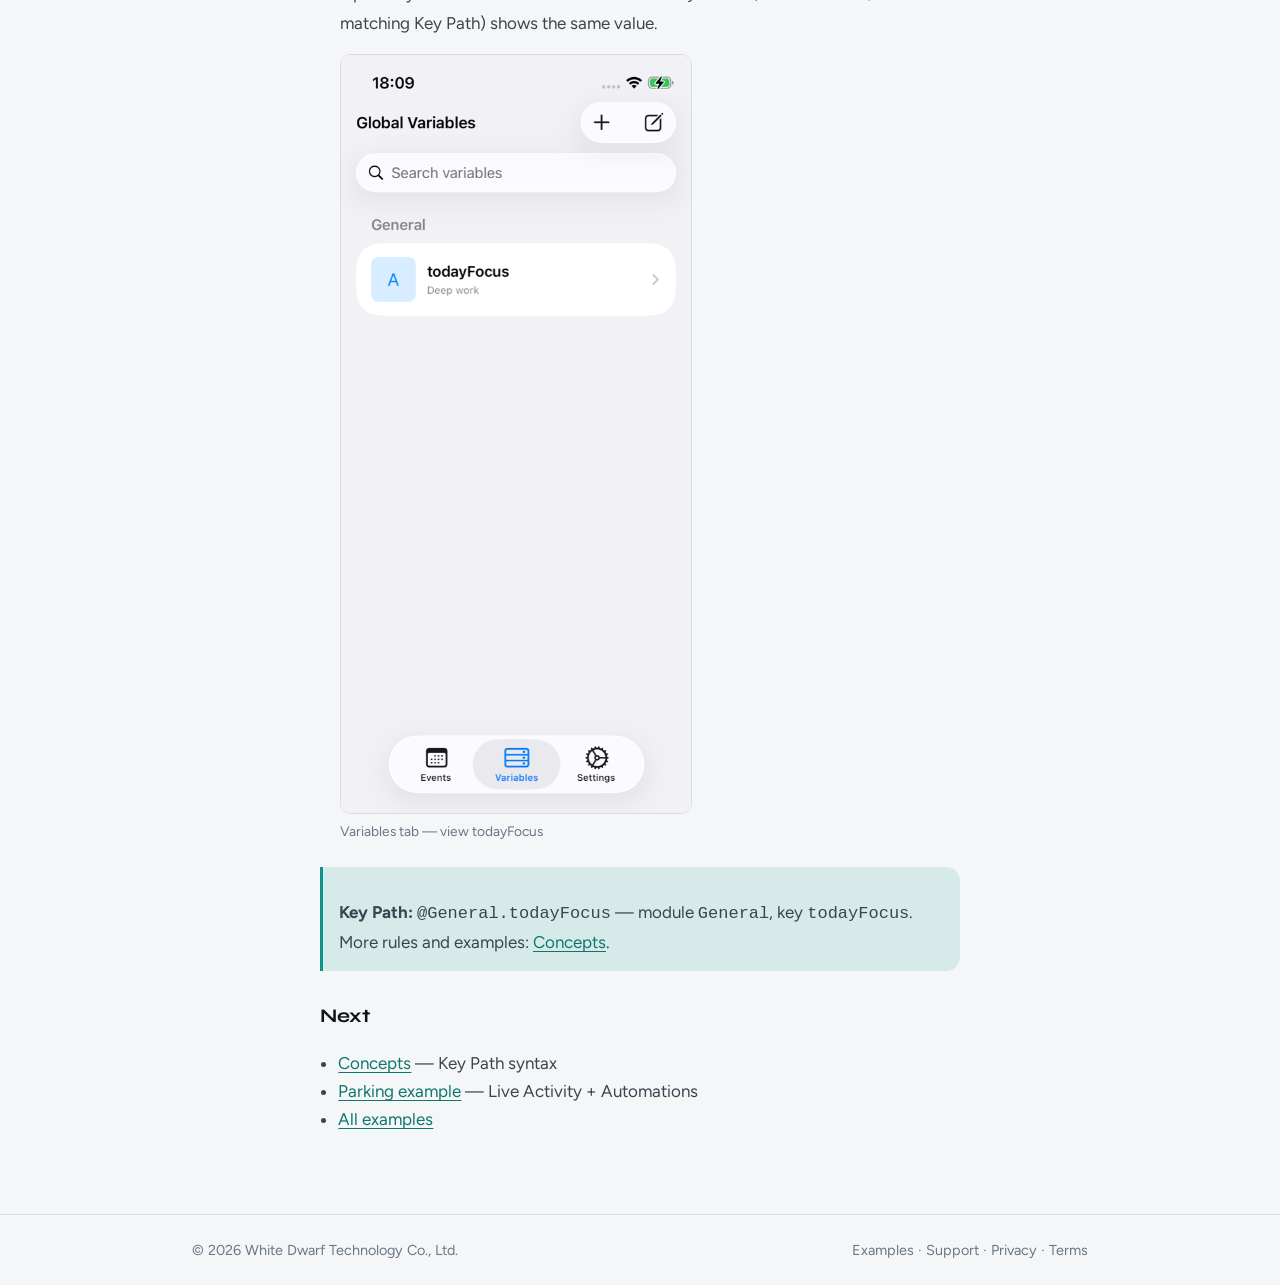
<file: examples/variables/index.html>
<!DOCTYPE html>
<html lang="en">
  <head>
    <meta charset="utf-8" />
    <meta name="viewport" content="width=device-width, initial-scale=1" />
    <title>Variables example — AnyStash</title>
    <meta
      name="description"
      content="Use AnyStash Set and Get Global Variable to stash a today-focus tag that any shortcut can read later—unlike built-in Shortcuts variables."
    />
    <meta name="application-name" content="AnyStash" />
    <link rel="canonical" href="https://anystash.izip.vip/examples/variables/" />
    <meta property="og:site_name" content="AnyStash" />
    <meta property="og:type" content="website" />
    <meta property="og:title" content="Variables example — AnyStash" />
    <meta
      property="og:description"
      content="Stash @General.todayFocus with Set / Get Global Variable and confirm it in the AnyStash Variables tab."
    />
    <meta
      property="og:url"
      content="https://anystash.izip.vip/examples/variables/"
    />
    <link rel="preconnect" href="https://fonts.googleapis.com" />
    <link rel="preconnect" href="https://fonts.gstatic.com" crossorigin />
    <link
      href="https://fonts.googleapis.com/css2?family=Figtree:wght@400;550;650;700&family=Syne:wght@700;750&display=swap"
      rel="stylesheet"
    />
    <link rel="stylesheet" href="../../assets/styles.css" />
  </head>
  <body>
    <header class="site-header">
      <div class="site-header__inner">
        <a class="brand" href="../../">Any<span>Stash</span></a>
        <nav class="nav" aria-label="Primary">
          <a href="../../">Home</a>
          <a href="../" aria-current="page">Examples</a>
          <a href="../../support/">Support</a>
          <a href="../../privacy/">Privacy</a>
          <a href="../../terms/">Terms</a>
        </nav>
      </div>
    </header>

    <main>
      <article class="prose">
        <p class="meta"><a href="../">Examples</a> · Variables</p>
        <h1>Global variables</h1>

        <h2>What you’ll build</h2>
        <p>
          Two shortcuts that share Key Path
          <code>@General.todayFocus</code> (for example
          <strong>Deep work</strong>):
          <strong>Set Today Focus</strong> writes with
          <strong>Set Global Variable</strong>;
          <strong>Get Today Focus</strong> reads with
          <strong>Get Global Variable</strong> and shows the result. Running
          them as separate shortcuts is the point—any later shortcut can Get
          the same tag for notifications or other actions.
        </p>

        <h2>Why not Shortcuts Set Variable / Get Variable?</h2>
        <div class="callout">
          <p>
            Built-in Shortcuts <strong>Set Variable</strong> and
            <strong>Get Variable</strong> (and magic variables) mainly pass
            values <strong>inside one run of one shortcut</strong>. When that
            run ends, they are not a durable store you can rely on tomorrow—or
            from another shortcut.
          </p>
          <p>
            A name you Set in shortcut A is not a shared library that shortcut B
            can Get. Magic variables also cannot jump across shortcuts.
          </p>
          <p>
            <strong>Set Global Variable</strong> /
            <strong>Get Global Variable</strong> in AnyStash write to the app’s
            persistent store. Any shortcut that calls Get with the same Key Path
            can read it, and you can <strong>view</strong> the same value in the
            app’s <strong>Variables</strong> tab. Key Paths use
            <code>@Module.key</code> (this example:
            <code>@General.todayFocus</code>). Full syntax:
            <a href="../../support/#concepts">Support → Concepts</a>.
          </p>
        </div>

        <p class="cta-note">
          This example is short—build the two shortcuts below (no import
          link). Run <strong>Set Today Focus</strong> first, then
          <strong>Get Today Focus</strong>.
        </p>

        <h2 id="build">Build it yourself</h2>
        <ol class="steps">
          <li>
            <p>
              <strong>Shortcut 1 — Set Today Focus:</strong> New shortcut →
              search AnyStash → add
              <strong>Set Global Variable</strong> (not the Text-only variant).
              Key Path: <code>@General.todayFocus</code>. Choose Text (or Auto)
              and enter a sample value such as <strong>Deep work</strong>.
            </p>
            <p class="cta-note">
              Optional: to pass a value from another action in the same
              shortcut, long-press <strong>Value</strong> and choose that
              magic variable (or Select Variable).
            </p>
            <figure class="shot">
              <img
                src="../assets/variables-01-set.png"
                alt="Set Global Variable with Key Path @General.todayFocus and Text value"
                width="390"
                height="844"
                loading="lazy"
              />
              <figcaption>Set Global Variable + Key Path</figcaption>
            </figure>
          </li>
          <li>
            <p>
              <strong>Shortcut 2 — Get Today Focus:</strong> Create a
              <em>second</em> shortcut. Add
              <strong>Get Global Variable</strong> with the same Key Path, then
              <strong>Show Result</strong>.
            </p>
            <figure class="shot">
              <img
                src="../assets/variables-02-get.png"
                alt="Get Global Variable with the same Key Path and Show Result"
                width="390"
                height="844"
                loading="lazy"
              />
              <figcaption>Get Global Variable + Show Result</figcaption>
            </figure>
          </li>
        </ol>

        <h2>Try it</h2>
        <p>
          Run the shortcuts after building—Set first, then Get.
        </p>
        <ol class="steps">
          <li>
            <p>Run <strong>Set Today Focus</strong>.</p>
          </li>
          <li>
            <p>
              Run <strong>Get Today Focus</strong> and confirm the result shows
              your focus tag.
            </p>
          </li>
        </ol>

        <h2>View in the app</h2>
        <p>
          Use the app only to <strong>confirm</strong> what Shortcuts wrote—you
          do not need to create the variable in the Variables UI for this
          example.
        </p>
        <ol class="steps">
          <li>
            <p>
              Open AnyStash → <strong>Variables</strong> and confirm
              <code>todayFocus</code> (under General / the matching Key Path)
              shows the same value.
            </p>
            <figure class="shot">
              <img
                src="../assets/variables-03-app.png"
                alt="AnyStash Variables tab showing todayFocus under General"
                width="390"
                height="844"
                loading="lazy"
              />
              <figcaption>Variables tab — view todayFocus</figcaption>
            </figure>
          </li>
        </ol>

        <div class="callout">
          <p>
            <strong>Key Path:</strong> <code>@General.todayFocus</code> —
            module <code>General</code>, key <code>todayFocus</code>. More
            rules and examples:
            <a href="../../support/#concepts">Concepts</a>.
          </p>
        </div>

        <h2>Next</h2>
        <ul>
          <li>
            <a href="../../support/#concepts">Concepts</a> — Key Path syntax
          </li>
          <li>
            <a href="../parking/">Parking example</a> — Live Activity +
            Automations
          </li>
          <li><a href="../">All examples</a></li>
        </ul>
      </article>
    </main>

    <footer class="site-footer">
      <div class="site-footer__inner">
        <span>© 2026 White Dwarf Technology Co., Ltd.</span>
        <span>
          <a href="../">Examples</a>
          ·
          <a href="../../support/">Support</a>
          ·
          <a href="../../privacy/">Privacy</a>
          ·
          <a href="../../terms/">Terms</a>
        </span>
      </div>
    </footer>
  </body>
</html>
</file>
<file: assets/styles.css>
:root {
  --ink: #0f1419;
  --ink-soft: #3a4550;
  --mute: #6b7785;
  --paper: #f4f6f8;
  --paper-elevated: #ffffff;
  --line: #d8dee6;
  --accent: #0d9488;
  --accent-deep: #0f766e;
  --accent-wash: rgba(13, 148, 136, 0.12);
  --glow: rgba(15, 118, 110, 0.18);
  --radius: 14px;
  --font-display: "Syne", system-ui, sans-serif;
  --font-body: "Figtree", system-ui, sans-serif;
  --max: 40rem;
  --wide: 56rem;
}

*,
*::before,
*::after {
  box-sizing: border-box;
}

html {
  scroll-behavior: smooth;
}

body {
  margin: 0;
  min-height: 100vh;
  font-family: var(--font-body);
  font-size: 1.0625rem;
  line-height: 1.65;
  color: var(--ink);
  background: var(--paper);
  background-image:
    radial-gradient(ellipse 90% 60% at 10% -10%, var(--glow), transparent 55%),
    radial-gradient(ellipse 70% 50% at 100% 0%, rgba(56, 189, 248, 0.12), transparent 50%),
    linear-gradient(180deg, #eef2f5 0%, var(--paper) 42%, #e8edf2 100%);
  background-attachment: fixed;
}

a {
  color: var(--accent-deep);
  text-underline-offset: 0.15em;
}

a:hover {
  color: var(--accent);
}

.site-header {
  position: sticky;
  top: 0;
  z-index: 10;
  backdrop-filter: blur(12px);
  background: rgba(244, 246, 248, 0.82);
  border-bottom: 1px solid var(--line);
}

.site-header__inner,
.site-footer__inner,
.shell {
  width: min(100% - 2rem, var(--wide));
  margin-inline: auto;
}

.site-header__inner {
  display: flex;
  align-items: center;
  justify-content: space-between;
  gap: 1rem;
  padding: 0.9rem 0;
}

.brand {
  display: inline-flex;
  align-items: baseline;
  gap: 0;
  text-decoration: none;
  color: var(--ink);
  font-family: var(--font-display);
  font-weight: 700;
  font-size: 1.2rem;
  letter-spacing: -0.03em;
  flex-shrink: 0;
}

.brand span {
  color: var(--accent);
}

.nav {
  display: flex;
  flex-wrap: wrap;
  gap: 0.35rem 1.1rem;
  font-size: 0.95rem;
}

.nav a {
  text-decoration: none;
  color: var(--ink-soft);
  font-weight: 550;
}

.nav a:hover,
.nav a[aria-current="page"] {
  color: var(--accent-deep);
}

/* Mobile only: keep type size, tighten item spacing; wrap if needed */
@media (max-width: 480px) {
  .site-header__inner {
    width: min(100% - 1.25rem, var(--wide));
    gap: 0.35rem;
    padding: 0.8rem 0;
  }

  .nav {
    gap: 0.1rem 0.28rem;
  }

  .nav a {
    padding: 0.15rem 0.12rem;
  }
}

main {
  padding: 2.75rem 0 4rem;
}

.hero {
  width: min(100% - 2rem, var(--wide));
  margin: 0 auto 2.5rem;
  animation: rise 0.7s ease-out both;
}

.hero__eyebrow {
  margin: 0 0 0.75rem;
  font-size: 0.8rem;
  font-weight: 650;
  letter-spacing: 0.14em;
  text-transform: uppercase;
  color: var(--accent-deep);
}

.hero h1 {
  margin: 0 0 0.85rem;
  font-family: var(--font-display);
  font-size: clamp(2.4rem, 6vw, 3.6rem);
  font-weight: 750;
  letter-spacing: -0.045em;
  line-height: 1.05;
}

.hero__lead {
  margin: 0;
  max-width: 38rem;
  font-size: 1.15rem;
  color: var(--ink-soft);
}

.hero__lead strong {
  color: var(--ink);
  font-weight: 650;
}

.hero__aside {
  margin: 1rem 0 0;
  max-width: 38rem;
  font-size: 0.98rem;
  color: var(--mute);
}

.actions {
  display: flex;
  flex-wrap: wrap;
  gap: 0.75rem;
  margin-top: 1.6rem;
}

.btn {
  display: inline-flex;
  align-items: center;
  justify-content: center;
  padding: 0.7rem 1.15rem;
  border-radius: 999px;
  font-weight: 650;
  font-size: 0.95rem;
  text-decoration: none;
  border: 1px solid transparent;
  transition: transform 0.15s ease, background 0.15s ease, border-color 0.15s ease;
}

.btn:hover {
  transform: translateY(-1px);
}

.btn--primary {
  background: var(--ink);
  color: #fff;
}

.btn--primary:hover {
  background: #1c2530;
  color: #fff;
}

.btn--ghost {
  background: var(--paper-elevated);
  border-color: var(--line);
  color: var(--ink);
}

.btn--ghost:hover {
  border-color: var(--accent);
  color: var(--accent-deep);
}

.panel {
  width: min(100% - 2rem, var(--wide));
  margin: 0 auto 1.25rem;
  padding: 1.35rem 1.4rem;
  background: var(--paper-elevated);
  border: 1px solid var(--line);
  border-radius: var(--radius);
  box-shadow: 0 1px 0 rgba(15, 20, 25, 0.03);
  animation: rise 0.7s ease-out both;
  animation-delay: 0.08s;
}

.panel h2 {
  margin: 0 0 0.55rem;
  font-family: var(--font-display);
  font-size: 1.35rem;
  letter-spacing: -0.03em;
}

.panel p:last-child,
.panel ul:last-child {
  margin-bottom: 0;
}

.panel p,
.panel li {
  color: var(--ink-soft);
}

.grid-2 {
  display: grid;
  gap: 1rem;
  width: min(100% - 2rem, var(--wide));
  margin: 0 auto;
}

@media (min-width: 720px) {
  .grid-2 {
    grid-template-columns: 1fr 1fr;
  }
}

.grid-2 .panel {
  width: auto;
  margin: 0;
}

.grid-2 .panel:nth-child(2) {
  animation-delay: 0.12s;
}

.grid-2 .panel:nth-child(3) {
  animation-delay: 0.16s;
}

.grid-2 .panel:nth-child(4) {
  animation-delay: 0.2s;
}

.panel--foot {
  margin-top: 1.25rem;
  animation-delay: 0.24s;
}

.prose {
  width: min(100% - 2rem, var(--max));
  margin: 0 auto;
  animation: rise 0.55s ease-out both;
}

.prose h1 {
  margin: 0 0 0.4rem;
  font-family: var(--font-display);
  font-size: clamp(1.9rem, 4vw, 2.4rem);
  letter-spacing: -0.035em;
  line-height: 1.15;
}

.prose .meta {
  margin: 0 0 1.75rem;
  color: var(--mute);
  font-size: 0.92rem;
}

.prose h2 {
  scroll-margin-top: 5.5rem;
  margin: 1.85rem 0 0.55rem;
  font-family: var(--font-display);
  font-size: 1.2rem;
  letter-spacing: -0.02em;
}

.prose p,
.prose li {
  color: var(--ink-soft);
}

.prose ul {
  padding-left: 1.15rem;
}

.faq details {
  border-top: 1px solid var(--line);
  padding: 0.85rem 0;
}

.faq details:last-child {
  border-bottom: 1px solid var(--line);
}

.faq summary {
  cursor: pointer;
  font-weight: 650;
  color: var(--ink);
  list-style: none;
}

.faq summary::-webkit-details-marker {
  display: none;
}

.faq summary::after {
  content: "+";
  float: right;
  color: var(--accent);
  font-weight: 700;
}

.faq details[open] summary::after {
  content: "–";
}

.faq details p {
  margin: 0.65rem 0 0.15rem;
}

.faq details p + p,
.faq details p + ul,
.faq details ul + p {
  margin-top: 0.55rem;
}

.faq ul {
  margin: 0.45rem 0 0.15rem;
  padding-left: 1.15rem;
  color: var(--ink-soft);
}

.faq li {
  margin: 0.25rem 0;
}

.faq code {
  font-family: ui-monospace, SFMono-Regular, Menlo, Monaco, Consolas, monospace;
  font-size: 0.88em;
  padding: 0.08em 0.35em;
  border-radius: 0.3rem;
  background: var(--accent-wash);
  color: var(--ink);
}

.site-footer {
  border-top: 1px solid var(--line);
  padding: 1.5rem 0 2rem;
  color: var(--mute);
  font-size: 0.9rem;
}

.site-footer__inner {
  display: flex;
  flex-wrap: wrap;
  gap: 0.75rem 1.5rem;
  justify-content: space-between;
}

.site-footer a {
  color: var(--mute);
  text-decoration: none;
}

.site-footer a:hover {
  color: var(--accent-deep);
}

.chip {
  display: inline-block;
  padding: 0.2rem 0.55rem;
  border-radius: 999px;
  background: var(--accent-wash);
  color: var(--accent-deep);
  font-size: 0.78rem;
  font-weight: 650;
  letter-spacing: 0.02em;
}

@keyframes rise {
  from {
    opacity: 0;
    transform: translateY(10px);
  }
  to {
    opacity: 1;
    transform: translateY(0);
  }
}

@media (prefers-reduced-motion: reduce) {
  *,
  *::before,
  *::after {
    animation: none !important;
    transition: none !important;
  }
}

/* —— Examples —— */
.example-grid {
  display: grid;
  gap: 1rem;
  margin: 1.25rem 0 1.75rem;
}

@media (min-width: 40rem) {
  .example-grid {
    grid-template-columns: 1fr 1fr;
  }
}

.example-card {
  display: block;
  padding: 1.1rem 1.15rem 1.2rem;
  border: 1px solid var(--line);
  border-radius: var(--radius);
  background: var(--paper-elevated);
  text-decoration: none;
  color: inherit;
  transition: border-color 0.15s ease, box-shadow 0.15s ease;
}

.example-card:hover {
  border-color: var(--accent);
  box-shadow: 0 8px 24px rgba(15, 20, 25, 0.06);
}

.example-card h2 {
  margin: 0 0 0.4rem;
  font-family: var(--font-display);
  font-size: 1.2rem;
  font-weight: 750;
}

.example-card p {
  margin: 0;
  color: var(--ink-soft);
  font-size: 0.95rem;
}

.example-card__more {
  display: inline-block;
  margin-top: 0.75rem;
  color: var(--accent-deep);
  font-weight: 650;
  font-size: 0.9rem;
}

.cta-row {
  display: flex;
  flex-wrap: wrap;
  gap: 0.65rem;
  margin: 1rem 0 0.5rem;
}

.cta-row .btn {
  text-decoration: none;
}

.btn.is-disabled,
a.btn.is-disabled {
  opacity: 0.55;
  pointer-events: none;
  cursor: not-allowed;
}

.cta-note {
  margin: 0.35rem 0 1.25rem;
  color: var(--mute);
  font-size: 0.92rem;
}

.callout {
  margin: 1.25rem 0;
  padding: 0.9rem 1rem;
  border-left: 3px solid var(--accent);
  background: var(--accent-wash);
  border-radius: 0 var(--radius) var(--radius) 0;
}

.callout p:last-child {
  margin-bottom: 0;
}

.steps {
  margin: 1rem 0 1.5rem;
  padding-left: 1.25rem;
}

.steps > li {
  margin: 0 0 1.25rem;
}

.steps > li::marker {
  font-weight: 700;
  color: var(--accent-deep);
}

figure.shot {
  margin: 0.75rem 0 0;
  padding: 0;
}

figure.shot img {
  display: block;
  width: 100%;
  max-width: 22rem;
  height: auto;
  border-radius: calc(var(--radius) - 4px);
  border: 1px solid var(--line);
  background: var(--paper-elevated);
}

figure.shot.shot--placeholder {
  display: flex;
  align-items: center;
  justify-content: center;
  min-height: 10rem;
  max-width: 22rem;
  border: 1px dashed var(--line);
  border-radius: calc(var(--radius) - 4px);
  background: rgba(15, 20, 25, 0.03);
  color: var(--mute);
  font-size: 0.88rem;
  text-align: center;
  padding: 1rem;
}

figure.shot figcaption {
  margin-top: 0.4rem;
  color: var(--mute);
  font-size: 0.86rem;
}

/* Optional help under example screenshots — collapsed by default */
.shot-aside {
  max-width: 22rem;
  margin: 0.35rem 0 0;
}

.shot-aside summary {
  cursor: pointer;
  list-style: none;
  color: var(--mute);
  font-size: 0.86rem;
  font-weight: 550;
}

.shot-aside summary::-webkit-details-marker {
  display: none;
}

.shot-aside summary::before {
  content: "?";
  display: inline-flex;
  align-items: center;
  justify-content: center;
  width: 1.05rem;
  height: 1.05rem;
  margin-right: 0.35rem;
  border: 1px solid var(--line);
  border-radius: 999px;
  font-size: 0.72rem;
  font-weight: 700;
  color: var(--mute);
  vertical-align: -0.05em;
}

.shot-aside p {
  margin: 0.45rem 0 0;
  color: var(--mute);
  font-size: 0.86rem;
  line-height: 1.45;
}

.example-footer-note {
  margin-top: 2rem;
  padding-top: 1rem;
  border-top: 1px solid var(--line);
  color: var(--mute);
  font-size: 0.92rem;
}
</file>
